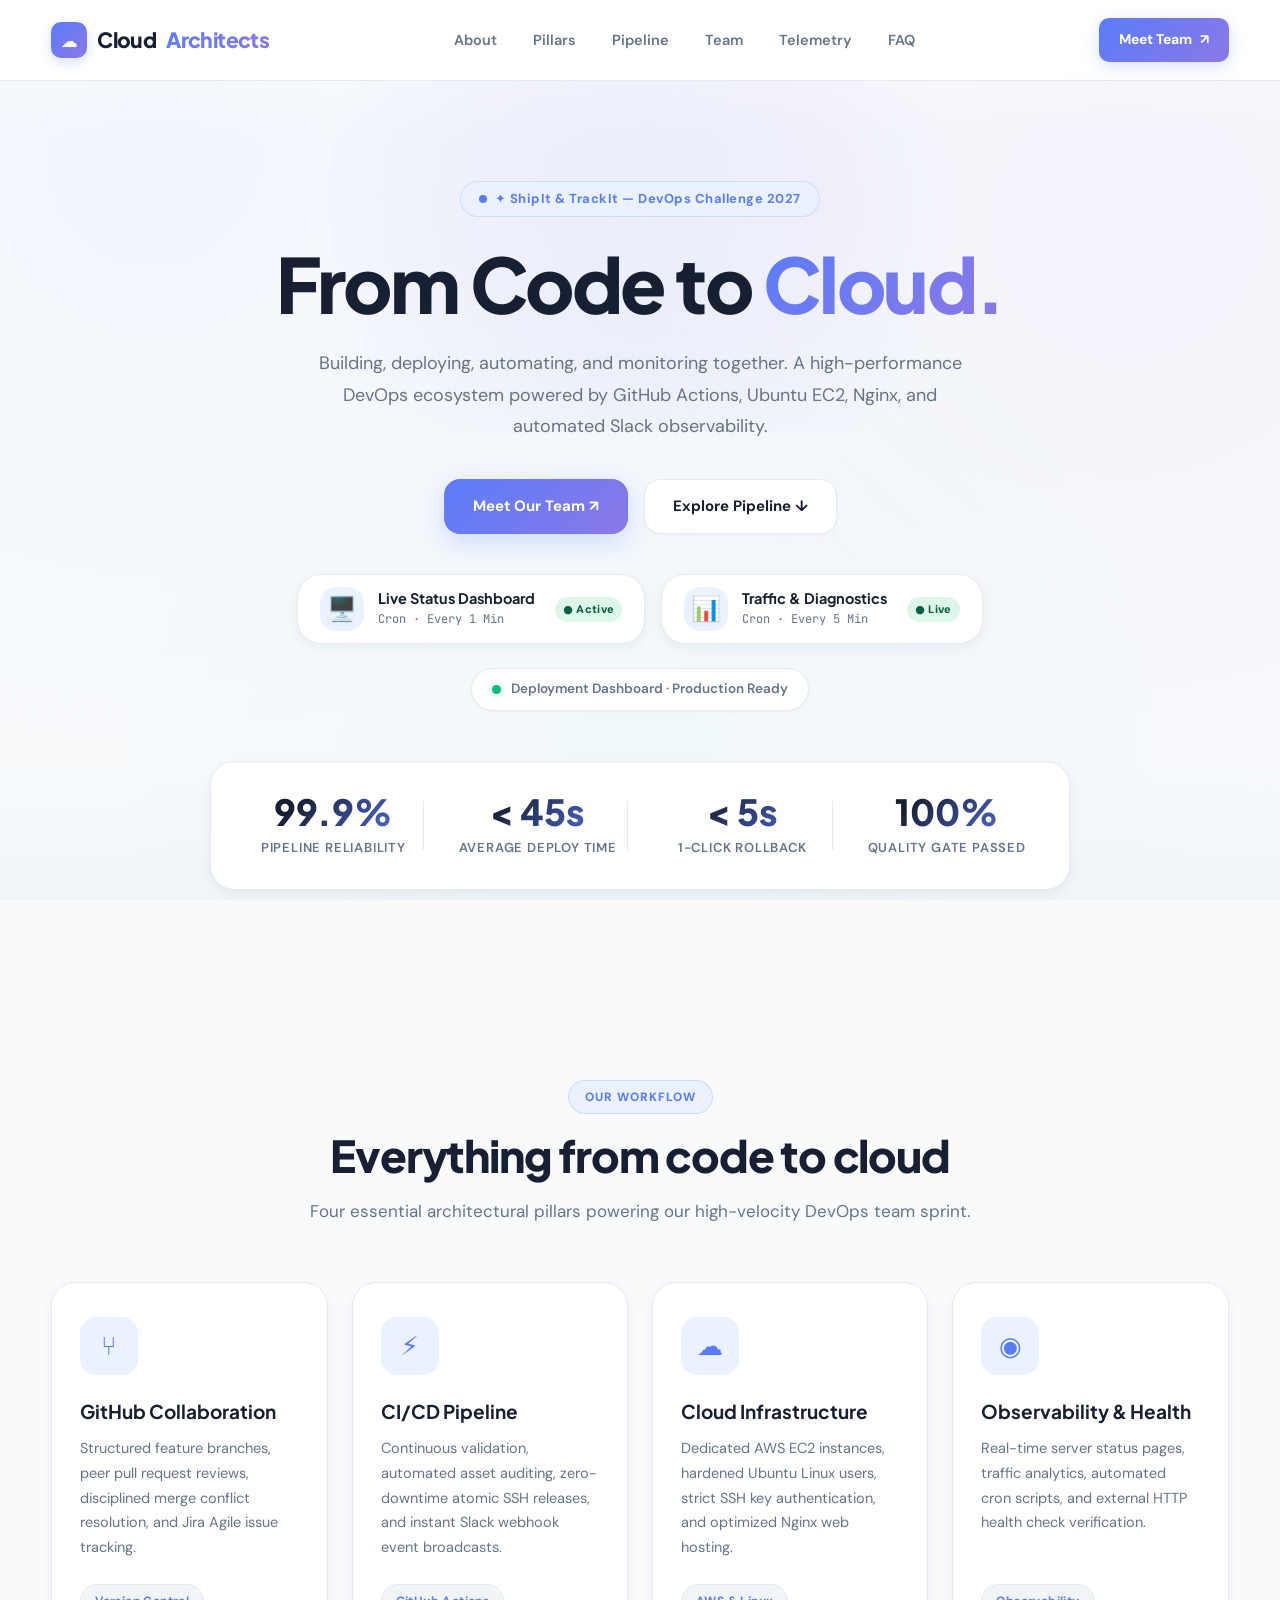
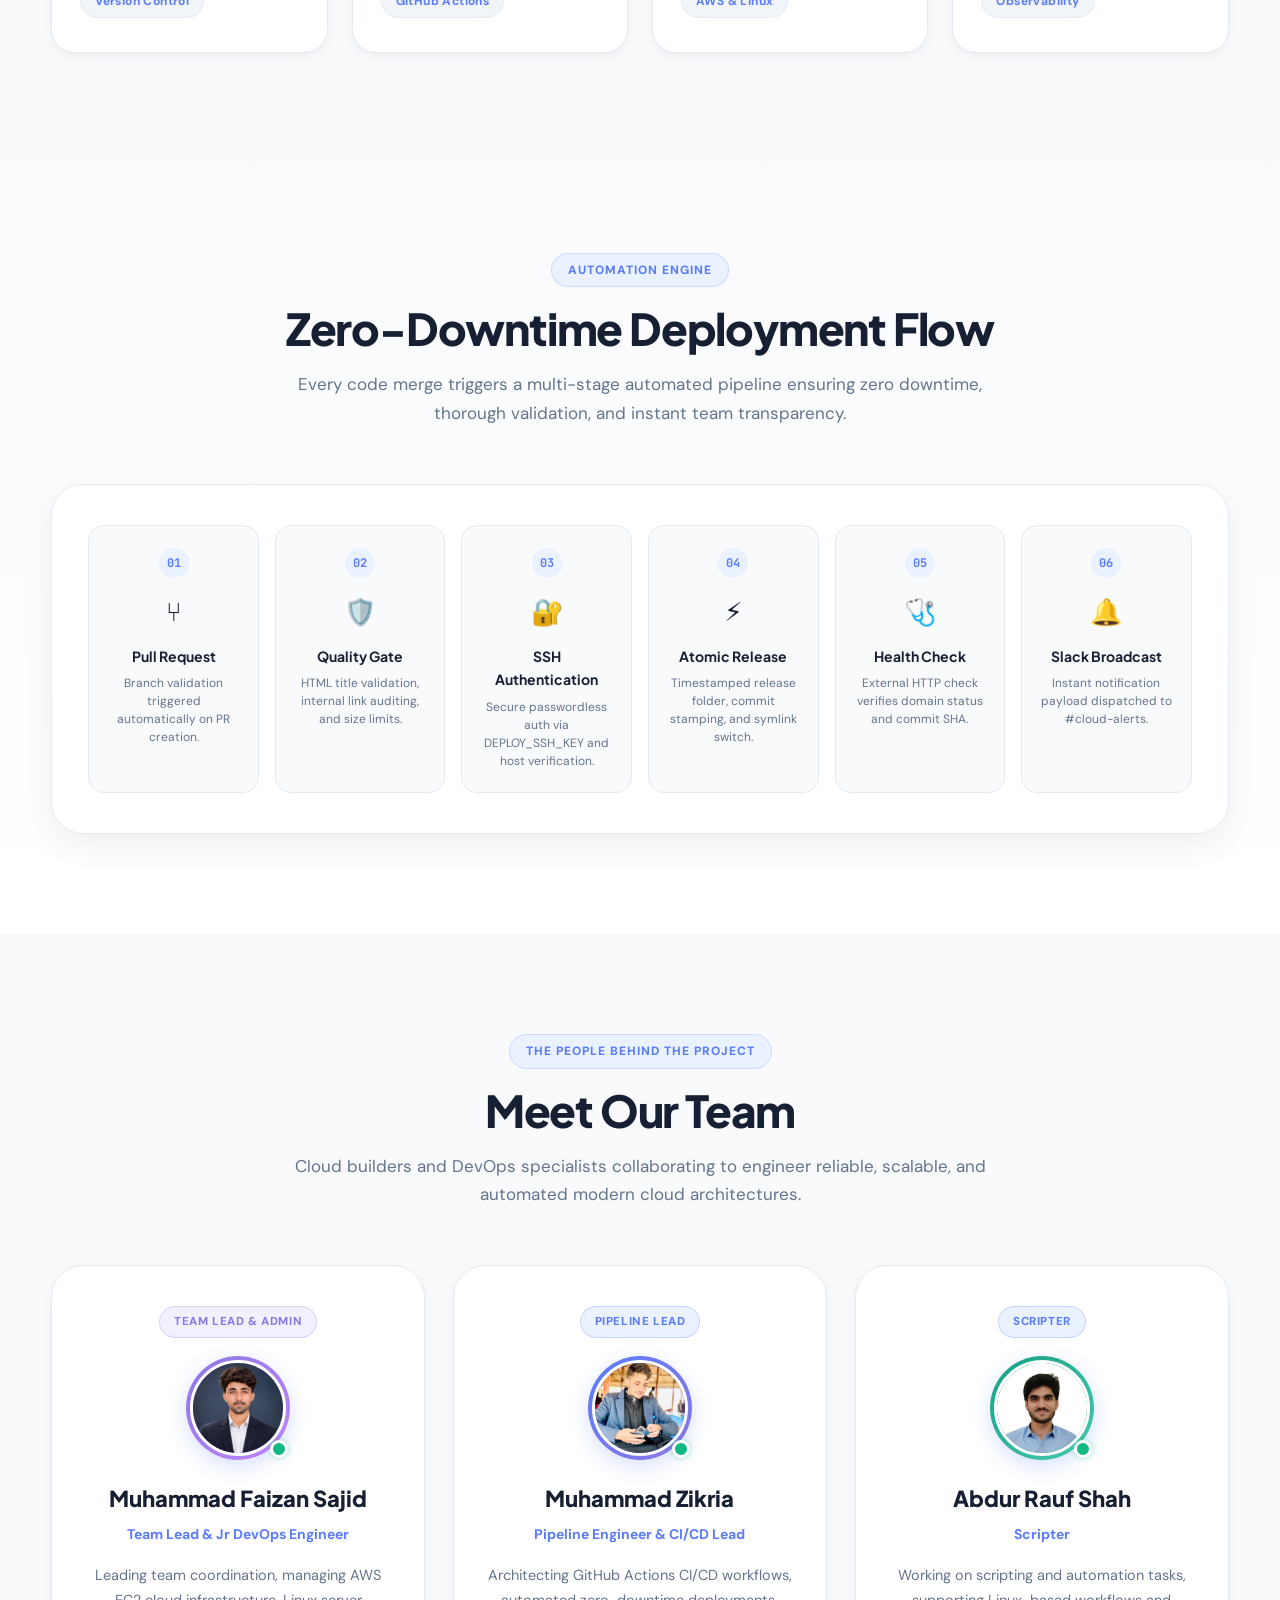
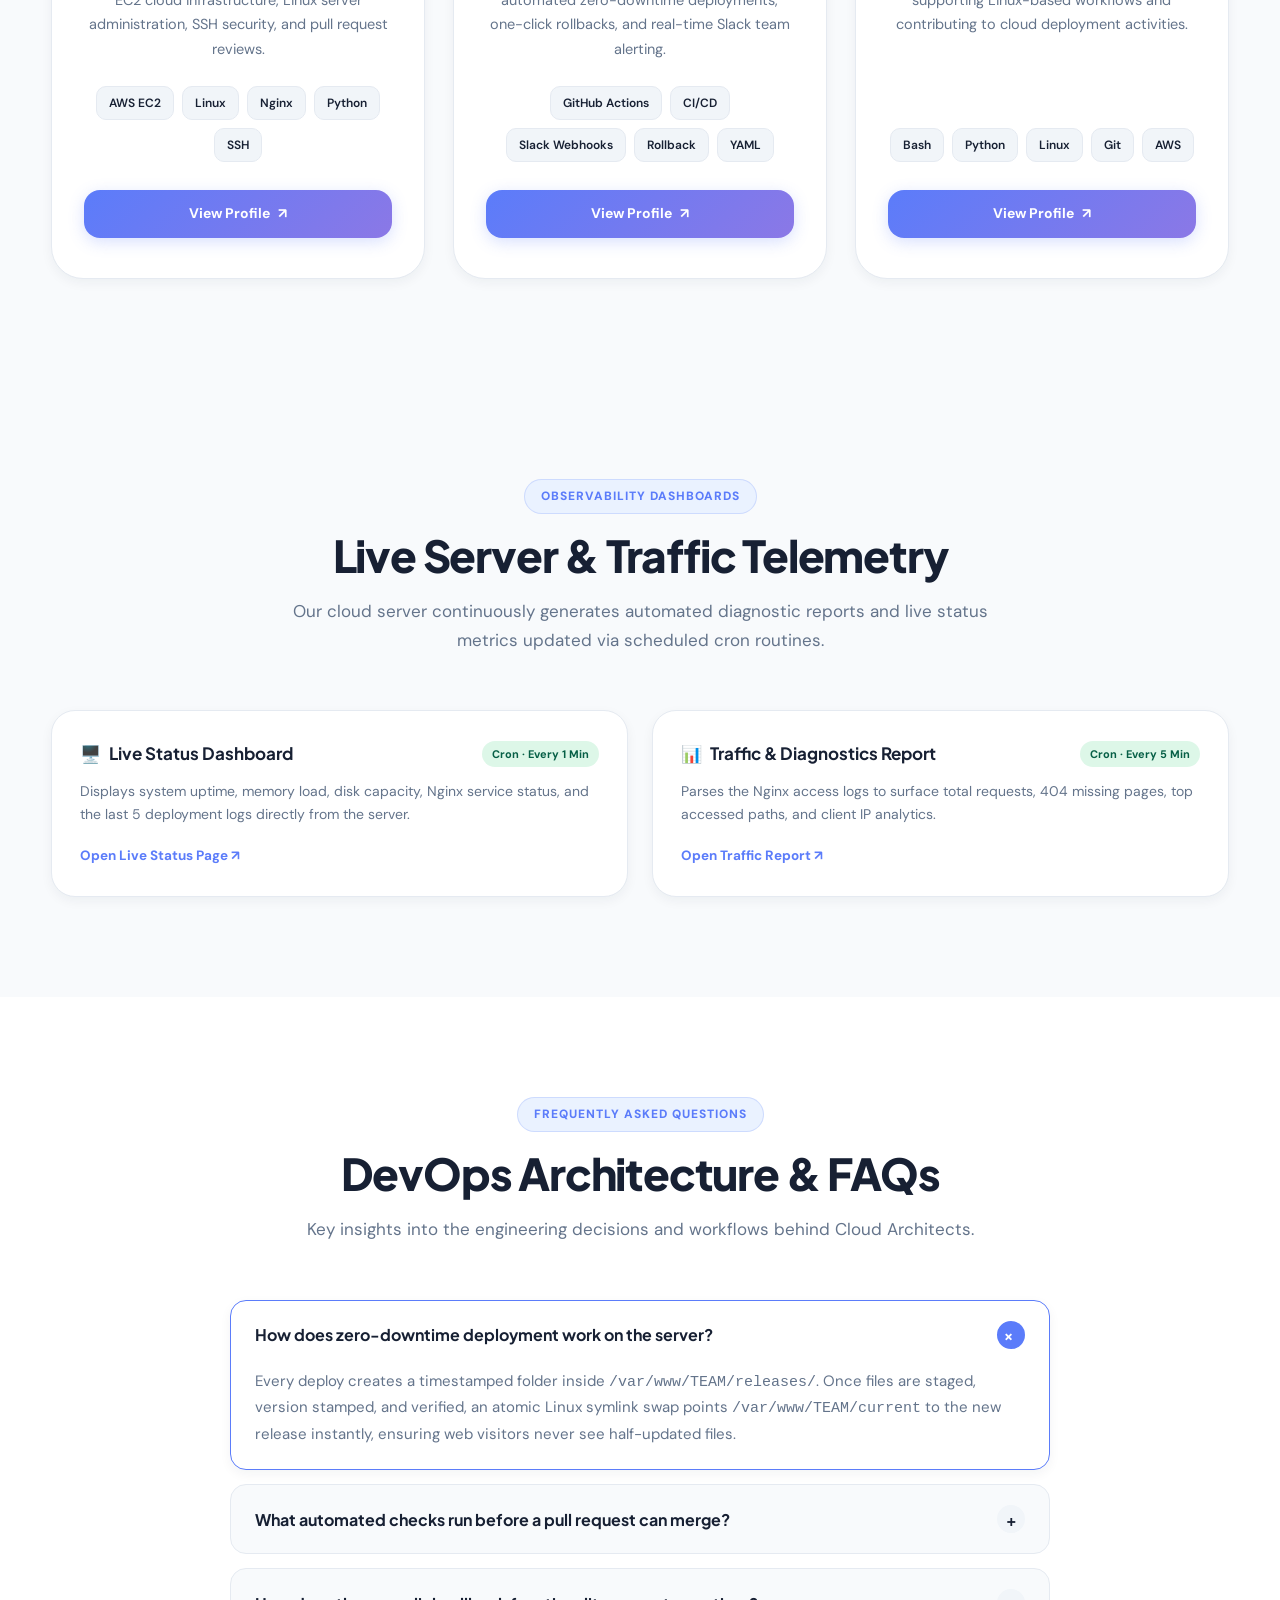
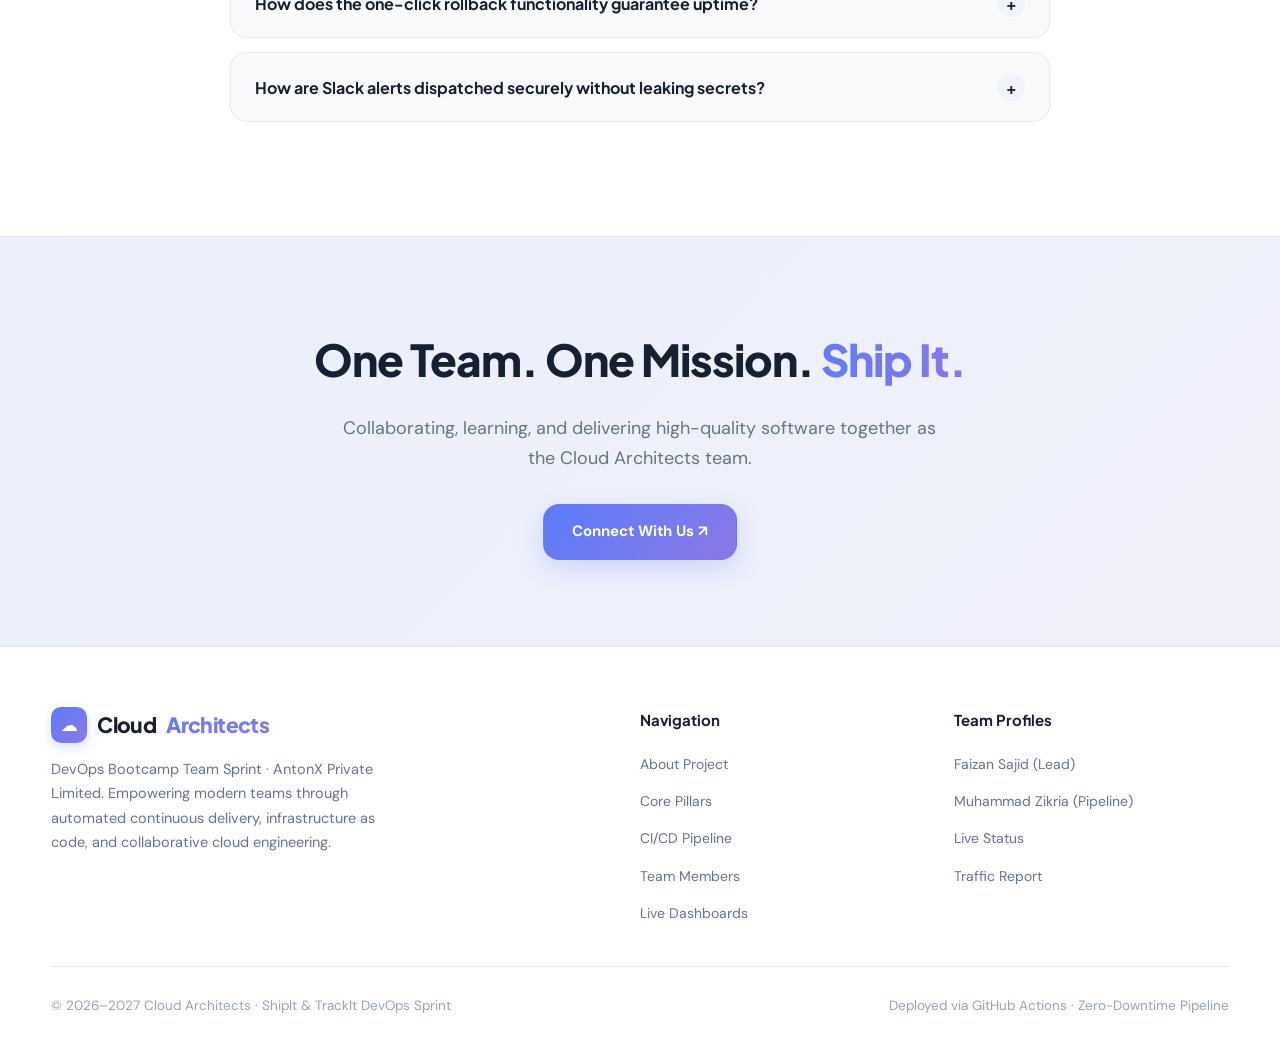
<file: site/index.html>
<!-- Deployment: __VERSION__ -->
<!DOCTYPE html>
<html lang="en">

<head>
  <meta charset="UTF-8">
  <meta name="viewport" content="width=device-width, initial-scale=1.0">
  <meta name="description"
    content="Cloud Architects - ShipIt & TrackIt DevOps Team Challenge 2027. Modern CI/CD automation, cloud infrastructure, and zero-downtime deployments.">
  <title>Cloud Architects | From Code to Cloud</title>
  <link rel="stylesheet" href="style.css">
</head>

<body>

  <!-- Navigation Bar -->
  <header class="navbar" id="navbar">
    <div class="container nav-content">
      <a href="index.html" class="logo" aria-label="Cloud Architects Home">
        <span class="logo-badge">☁</span>
        Cloud <span class="logo-highlight">Architects</span>
      </a>

      <nav class="nav-links" aria-label="Main navigation">
        <a href="#about">About</a>
        <a href="#features">Pillars</a>
        <a href="#pipeline">Pipeline</a>
        <a href="#team">Team</a>
        <a href="#monitoring">Telemetry</a>
        <a href="#faq">FAQ</a>
      </nav>

      <div class="nav-actions">
        <a href="#team" class="nav-cta">
          <span>Meet Team</span> ↗
        </a>
      </div>

      <button class="mobile-toggle" id="mobileToggle" aria-label="Toggle navigation menu" aria-expanded="false">
        <span></span>
        <span></span>
        <span></span>
      </button>
    </div>

    <!-- Mobile Drawer -->
    <div class="mobile-drawer" id="mobileDrawer" style="display: none;">
      <a href="#about" class="mobile-link">About</a>
      <a href="#features" class="mobile-link">Pillars</a>
      <a href="#pipeline" class="mobile-link">Pipeline</a>
      <a href="#team" class="mobile-link">Team</a>
      <a href="#monitoring" class="mobile-link">Telemetry</a>
      <a href="#faq" class="mobile-link">FAQ</a>
    </div>
  </header>

  <main>

    <!-- Hero Section -->
    <section class="hero" id="about">
      <div class="container hero-content">

        <div class="eyebrow">
          <span class="pulse-dot"></span>
          ✦ ShipIt &amp; TrackIt — DevOps Challenge 2027
        </div>

        <h1>
          From Code to
          <span class="gradient-text">Cloud.</span>
        </h1>

        <p class="hero-description">
          Building, deploying, automating, and monitoring together.
          A high-performance DevOps ecosystem powered by GitHub Actions,
          Ubuntu EC2, Nginx, and automated Slack observability.
        </p>

        <div class="hero-buttons">
          <a href="#team" class="btn btn-primary">Meet Our Team ↗</a>
          <a href="#pipeline" class="btn btn-secondary">Explore Pipeline ↓</a>
        </div>

        <!-- Hero Telemetry Quick-Access Buttons with Pro Animations -->
        <div class="hero-telemetry-actions">
          <a href="live/status.html" class="hero-telemetry-btn" target="_blank" rel="noopener noreferrer">
            <span class="telemetry-btn-icon">🖥️</span>
            <span class="telemetry-btn-text">
              <span class="telemetry-btn-title">Live Status Dashboard</span>
              <span class="telemetry-btn-sub">Cron · Every 1 Min</span>
            </span>
            <span class="telemetry-btn-badge">● Active</span>
          </a>

          <a href="live/report.html" class="hero-telemetry-btn" target="_blank" rel="noopener noreferrer">
            <span class="telemetry-btn-icon">📊</span>
            <span class="telemetry-btn-text">
              <span class="telemetry-btn-title">Traffic &amp; Diagnostics</span>
              <span class="telemetry-btn-sub">Cron · Every 5 Min</span>
            </span>
            <span class="telemetry-btn-badge">● Live</span>
          </a>
        </div>

        <div class="status-pill" style="margin-top: 24px;">
          <span class="status-dot"></span>
          Deployment Dashboard · Production Ready
        </div>

        <!-- 2027 Statistics Grid -->
        <div class="stats-banner">
          <div class="stat-item">
            <span class="stat-number">99.9%</span>
            <span class="stat-label">Pipeline Reliability</span>
          </div>
          <div class="stat-item">
            <span class="stat-number">&lt; 45s</span>
            <span class="stat-label">Average Deploy Time</span>
          </div>
          <div class="stat-item">
            <span class="stat-number">&lt; 5s</span>
            <span class="stat-label">1-Click Rollback</span>
          </div>
          <div class="stat-item">
            <span class="stat-number">100%</span>
            <span class="stat-label">Quality Gate Passed</span>
          </div>
        </div>

      </div>
    </section>

    <!-- Features / Four Pillars -->
    <section class="features section-padding" id="features">
      <div class="container">

        <div class="section-heading">
          <span class="section-label">OUR WORKFLOW</span>
          <h2>Everything from code to cloud</h2>
          <p>
            Four essential architectural pillars powering our high-velocity DevOps team sprint.
          </p>
        </div>

        <div class="features-grid">

          <article class="feature-card">
            <div class="feature-icon-wrap">⑂</div>
            <h3>GitHub Collaboration</h3>
            <p>
              Structured feature branches, peer pull request reviews,
              disciplined merge conflict resolution, and Jira Agile issue tracking.
            </p>
            <span class="feature-tag">Version Control</span>
          </article>

          <article class="feature-card">
            <div class="feature-icon-wrap">⚡</div>
            <h3>CI/CD Pipeline</h3>
            <p>
              Continuous validation, automated asset auditing, zero-downtime
              atomic SSH releases, and instant Slack webhook event broadcasts.
            </p>
            <span class="feature-tag">GitHub Actions</span>
          </article>

          <article class="feature-card">
            <div class="feature-icon-wrap">☁</div>
            <h3>Cloud Infrastructure</h3>
            <p>
              Dedicated AWS EC2 instances, hardened Ubuntu Linux users,
              strict SSH key authentication, and optimized Nginx web hosting.
            </p>
            <span class="feature-tag">AWS &amp; Linux</span>
          </article>

          <article class="feature-card">
            <div class="feature-icon-wrap">◉</div>
            <h3>Observability &amp; Health</h3>
            <p>
              Real-time server status pages, traffic analytics, automated cron
              scripts, and external HTTP health check verification.
            </p>
            <span class="feature-tag">Observability</span>
          </article>

        </div>
      </div>
    </section>

    <!-- Pipeline Architecture Visualizer -->
    <section class="pipeline-section section-padding" id="pipeline">
      <div class="container">

        <div class="section-heading">
          <span class="section-label">AUTOMATION ENGINE</span>
          <h2>Zero-Downtime Deployment Flow</h2>
          <p>
            Every code merge triggers a multi-stage automated pipeline ensuring zero downtime,
            thorough validation, and instant team transparency.
          </p>
        </div>

        <div class="pipeline-flow-box">
          <div class="pipeline-grid">

            <div class="pipeline-step-card">
              <span class="step-badge">01</span>
              <div class="step-icon">⑂</div>
              <h4>Pull Request</h4>
              <p>Branch validation triggered automatically on PR creation.</p>
            </div>

            <div class="pipeline-step-card">
              <span class="step-badge">02</span>
              <div class="step-icon">🛡️</div>
              <h4>Quality Gate</h4>
              <p>HTML title validation, internal link auditing, and size limits.</p>
            </div>

            <div class="pipeline-step-card">
              <span class="step-badge">03</span>
              <div class="step-icon">🔐</div>
              <h4>SSH Authentication</h4>
              <p>Secure passwordless auth via DEPLOY_SSH_KEY and host verification.</p>
            </div>

            <div class="pipeline-step-card">
              <span class="step-badge">04</span>
              <div class="step-icon">⚡</div>
              <h4>Atomic Release</h4>
              <p>Timestamped release folder, commit stamping, and symlink switch.</p>
            </div>

            <div class="pipeline-step-card">
              <span class="step-badge">05</span>
              <div class="step-icon">🩺</div>
              <h4>Health Check</h4>
              <p>External HTTP check verifies domain status and commit SHA.</p>
            </div>

            <div class="pipeline-step-card">
              <span class="step-badge">06</span>
              <div class="step-icon">🔔</div>
              <h4>Slack Broadcast</h4>
              <p>Instant notification payload dispatched to #cloud-alerts.</p>
            </div>

          </div>
        </div>

      </div>
    </section>

    <!-- Team Section -->
    <section class="team-section section-padding" id="team">
      <div class="container">

        <div class="section-heading">
          <span class="section-label">THE PEOPLE BEHIND THE PROJECT</span>
          <h2>Meet Our Team</h2>
          <p>
            Cloud builders and DevOps specialists collaborating to engineer reliable,
            scalable, and automated modern cloud architectures.
          </p>
        </div>

        <div class="team-grid">

          <!-- Faizan -->
          <article class="member-card">
            <span class="member-badge-tag badge-lead">Team Lead &amp; Admin</span>
            <div class="member-photo-frame">
              <div class="member-photo-ring" style="background: linear-gradient(135deg, #8B78E6, #C084FC);">
                <img src="images/faizan.jpg" alt="Muhammad Faizan Sajid" class="member-photo-img" loading="lazy">
              </div>
              <span class="member-photo-status" title="Active"></span>
            </div>
            <h3>Muhammad Faizan Sajid</h3>
            <p class="member-role">Team Lead &amp; Jr DevOps Engineer</p>

            <p class="member-description">
              Leading team coordination, managing AWS EC2 cloud infrastructure,
              Linux server administration, SSH security, and pull request reviews.
            </p>

            <div class="member-skills">
              <span>AWS EC2</span>
              <span>Linux</span>
              <span>Nginx</span>
              <span>Python</span>
              <span>SSH</span>
            </div>

            <a href="members/faizan.html" class="profile-link">
              View Profile <span>↗</span>
            </a>
          </article>

          <!-- Muhammad Zikria -->
          <article class="member-card">
            <span class="member-badge-tag badge-pipeline">Pipeline Lead</span>
            <div class="member-photo-frame">
              <div class="member-photo-ring" style="background: linear-gradient(135deg, #5B7CFA, #8B78E6);">
                <img src="images/zikria.jpg" alt="Muhammad Zikria" class="member-photo-img" loading="lazy">
              </div>
              <span class="member-photo-status" title="Active"></span>
            </div>
            <h3>Muhammad Zikria</h3>
            <p class="member-role">Pipeline Engineer &amp; CI/CD Lead</p>

            <p class="member-description">
              Architecting GitHub Actions CI/CD workflows, automated zero-downtime
              deployments, one-click rollbacks, and real-time Slack team alerting.
            </p>

            <div class="member-skills">
              <span>GitHub Actions</span>
              <span>CI/CD</span>
              <span>Slack Webhooks</span>
              <span>Rollback</span>
              <span>YAML</span>
            </div>

            <a href="members/zikria.html" class="profile-link">
              View Profile <span>↗</span>
            </a>
          </article>
                         <!-- Abdur Rauf Shah -->
          <article class="member-card">
            <span class="member-badge-tag badge-pipeline">Scripter</span>
            <div class="member-photo-frame">
              <div class="member-photo-ring" style="background: linear-gradient(135deg, #16A085, #48C9B0);">
                <img src="images/abdur-rauf.jpg" alt="Abdur Rauf Shah" class="member-photo-img" loading="lazy">
              </div>
              <span class="member-photo-status" title="Active"></span>
            </div>

            <h3>Abdur Rauf Shah</h3>
            <p class="member-role">Scripter</p>

            <p class="member-description">
              Working on scripting and automation tasks, supporting Linux-based
              workflows and contributing to cloud deployment activities.
            </p>

            <div class="member-skills">
              <span>Bash</span>
              <span>Python</span>
              <span>Linux</span>
              <span>Git</span>
              <span>AWS</span>
            </div>

            <a href="members/abdur-rauf.html" class="profile-link">
              View Profile <span>↗</span>
            </a>
          </article>
        </div>
      </div>
    </section>

    <!-- Live Telemetry & Monitoring Endpoints -->
    <section class="section-padding" id="monitoring">
      <div class="container">

        <div class="section-heading">
          <span class="section-label">OBSERVABILITY DASHBOARDS</span>
          <h2>Live Server &amp; Traffic Telemetry</h2>
          <p>
            Our cloud server continuously generates automated diagnostic reports
            and live status metrics updated via scheduled cron routines.
          </p>
        </div>

        <div class="server-endpoints-grid">

          <div class="endpoint-card">
            <div class="endpoint-header">
              <div class="endpoint-title">
                <span>🖥️</span> Live Status Dashboard
              </div>
              <span class="endpoint-badge">Cron · Every 1 Min</span>
            </div>
            <p>
              Displays system uptime, memory load, disk capacity, Nginx service status,
              and the last 5 deployment logs directly from the server.
            </p>
            <a href="live/status.html" class="endpoint-link" target="_blank" rel="noopener noreferrer">
              Open Live Status Page ↗
            </a>
          </div>

          <div class="endpoint-card">
            <div class="endpoint-header">
              <div class="endpoint-title">
                <span>📊</span> Traffic &amp; Diagnostics Report
              </div>
              <span class="endpoint-badge">Cron · Every 5 Min</span>
            </div>
            <p>
              Parses the Nginx access logs to surface total requests, 404 missing pages,
              top accessed paths, and client IP analytics.
            </p>
            <a href="live/report.html" class="endpoint-link" target="_blank" rel="noopener noreferrer">
              Open Traffic Report ↗
            </a>
          </div>

        </div>

      </div>
    </section>

    <!-- FAQ Accordion Section -->
    <section class="faq-section section-padding" id="faq">
      <div class="container">

        <div class="section-heading">
          <span class="section-label">FREQUENTLY ASKED QUESTIONS</span>
          <h2>DevOps Architecture &amp; FAQs</h2>
          <p>
            Key insights into the engineering decisions and workflows behind Cloud Architects.
          </p>
        </div>

        <div class="faq-container">

          <div class="faq-item active">
            <button class="faq-question" type="button" aria-expanded="true">
              <span>How does zero-downtime deployment work on the server?</span>
              <span class="faq-icon">+</span>
            </button>
            <div class="faq-answer" style="max-height: 200px;">
              <div class="faq-answer-inner">
                Every deploy creates a timestamped folder inside <code>/var/www/TEAM/releases/</code>.
                Once files are staged, version stamped, and verified, an atomic Linux symlink swap points
                <code>/var/www/TEAM/current</code> to the new release instantly, ensuring web visitors never see
                half-updated files.
              </div>
            </div>
          </div>

          <div class="faq-item">
            <button class="faq-question" type="button" aria-expanded="false">
              <span>What automated checks run before a pull request can merge?</span>
              <span class="faq-icon">+</span>
            </button>
            <div class="faq-answer">
              <div class="faq-answer-inner">
                Our <code>check.yml</code> workflow runs <code>check-site.sh</code> on an Ubuntu runner.
                It audits every HTML file for mandatory <code>&lt;title&gt;</code> tags, verifies that all internal
                <code>href</code> and <code>src</code> links point to real files, and ensures no asset exceeds the 1MB
                limit.
              </div>
            </div>
          </div>

          <div class="faq-item">
            <button class="faq-question" type="button" aria-expanded="false">
              <span>How does the one-click rollback functionality guarantee uptime?</span>
              <span class="faq-icon">+</span>
            </button>
            <div class="faq-answer">
              <div class="faq-answer-inner">
                If an incident occurs, the Pipeline Engineer triggers <code>rollback.yml</code> directly from GitHub
                Actions.
                The script inspects <code>deploys.log</code>, identifies the previous stable release, re-points the
                <code>current</code> symlink in under 5 seconds, and notifies the team via Slack.
              </div>
            </div>
          </div>

          <div class="faq-item">
            <button class="faq-question" type="button" aria-expanded="false">
              <span>How are Slack alerts dispatched securely without leaking secrets?</span>
              <span class="faq-icon">+</span>
            </button>
            <div class="faq-answer">
              <div class="faq-answer-inner">
                The Slack webhook URL is kept exclusively as a secured GitHub Actions secret
                (<code>SLACK_WEBHOOK_URL</code>)
                and never committed to the Git repository. The runner posts rich JSON payloads with commit hashes,
                author IDs,
                and status badges directly to the <code>#cloud-alerts</code> channel.
              </div>
            </div>
          </div>

        </div>

      </div>
    </section>

    <!-- Closing section -->
    <section class="closing-section">
      <div class="container">
        <h2>One Team. One Mission. <span class="gradient-text">Ship It.</span></h2>
        <p>
          Collaborating, learning, and delivering high-quality software together
          as the Cloud Architects team.
        </p>
        <a href="#team" class="btn btn-primary">Connect With Us ↗</a>
      </div>
    </section>

  </main>

  <!-- Footer -->
  <footer class="footer">
    <div class="container">
      <div class="footer-grid">

        <div class="footer-brand">
          <a href="index.html" class="logo">
            <span class="logo-badge">☁</span>
            Cloud <span class="logo-highlight">Architects</span>
          </a>
          <p>
            DevOps Bootcamp Team Sprint · AntonX Private Limited.
            Empowering modern teams through automated continuous delivery,
            infrastructure as code, and collaborative cloud engineering.
          </p>
        </div>

        <div class="footer-col">
          <h4>Navigation</h4>
          <ul>
            <li><a href="#about">About Project</a></li>
            <li><a href="#features">Core Pillars</a></li>
            <li><a href="#pipeline">CI/CD Pipeline</a></li>
            <li><a href="#team">Team Members</a></li>
            <li><a href="#monitoring">Live Dashboards</a></li>
          </ul>
        </div>

        <div class="footer-col">
          <h4>Team Profiles</h4>
          <ul>
            <li><a href="members/faizan.html">Faizan Sajid (Lead)</a></li>
            <li><a href="members/zikria.html">Muhammad Zikria (Pipeline)</a></li>
            <li><a href="live/status.html" target="_blank" rel="noopener noreferrer">Live Status</a></li>
            <li><a href="live/report.html" target="_blank" rel="noopener noreferrer">Traffic Report</a></li>
          </ul>
        </div>

      </div>

      <div class="footer-bottom">
        <p>© 2026–2027 Cloud Architects · ShipIt &amp; TrackIt DevOps Sprint</p>
        <p>Deployed via GitHub Actions · Zero-Downtime Pipeline</p>
      </div>
    </div>
  </footer>

  <!-- Back to Top Button -->
  <button class="back-to-top" id="backToTop" aria-label="Back to top">
    ↑
  </button>

  <!-- Interactive Enhancements Script -->
  <script>
    // Sticky Navbar & Back-to-Top behavior
    const navbar = document.getElementById('navbar');
    const backToTop = document.getElementById('backToTop');

    window.addEventListener('scroll', () => {
      const scrollY = window.scrollY;
      if (scrollY > 50) {
        navbar.classList.add('scrolled');
      } else {
        navbar.classList.remove('scrolled');
      }

      if (scrollY > 300) {
        backToTop.classList.add('visible');
      } else {
        backToTop.classList.remove('visible');
      }
    });

    backToTop.addEventListener('click', () => {
      window.scrollTo({ top: 0, behavior: 'smooth' });
    });

    // Mobile Navigation Drawer Toggle
    const mobileToggle = document.getElementById('mobileToggle');
    const mobileDrawer = document.getElementById('mobileDrawer');

    if (mobileToggle && mobileDrawer) {
      mobileToggle.addEventListener('click', () => {
        const isOpen = mobileToggle.classList.toggle('open');
        mobileToggle.setAttribute('aria-expanded', isOpen);
        mobileDrawer.style.display = isOpen ? 'flex' : 'none';
      });

      document.querySelectorAll('.mobile-link').forEach(link => {
        link.addEventListener('click', () => {
          mobileToggle.classList.remove('open');
          mobileToggle.setAttribute('aria-expanded', 'false');
          mobileDrawer.style.display = 'none';
        });
      });
    }

    // FAQ Accordion Toggle
    document.querySelectorAll('.faq-question').forEach(button => {
      button.addEventListener('click', () => {
        const item = button.parentElement;
        const answer = button.nextElementSibling;
        const isActive = item.classList.contains('active');

        // Close all items
        document.querySelectorAll('.faq-item').forEach(otherItem => {
          otherItem.classList.remove('active');
          const otherBtn = otherItem.querySelector('.faq-question');
          if (otherBtn) otherBtn.setAttribute('aria-expanded', 'false');
          const otherAns = otherItem.querySelector('.faq-answer');
          if (otherAns) otherAns.style.maxHeight = null;
        });

        // Open clicked if not previously open
        if (!isActive) {
          item.classList.add('active');
          button.setAttribute('aria-expanded', 'true');
          answer.style.maxHeight = answer.scrollHeight + 30 + 'px';
        }
      });
    });
  </script>

</body>

</html>
</file>
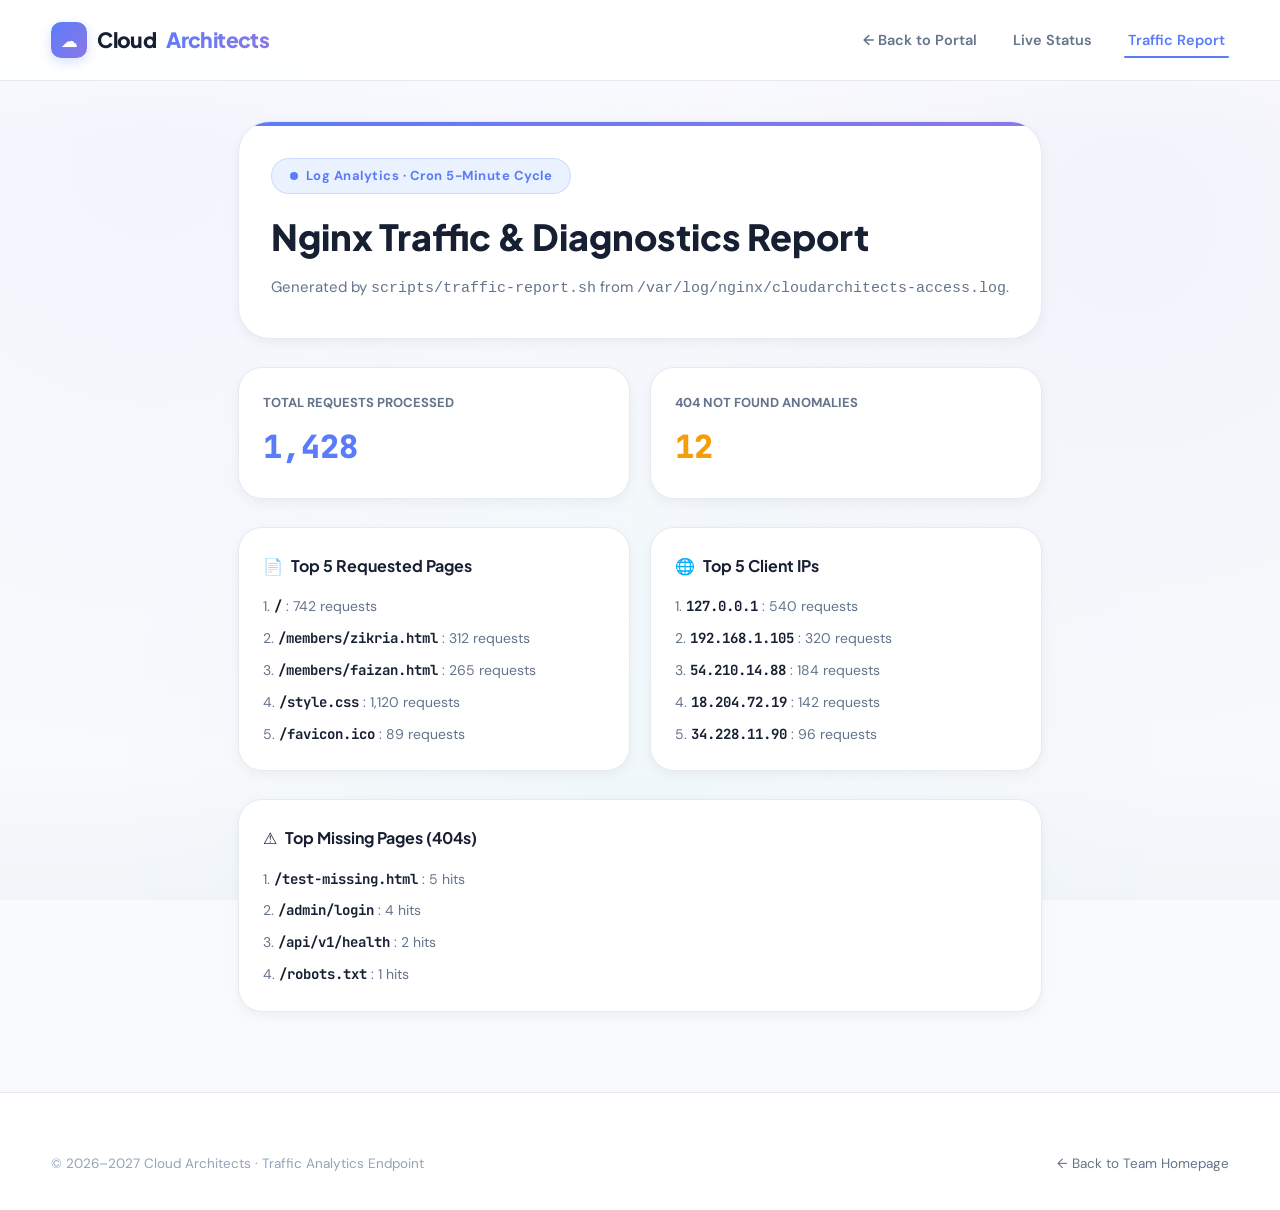
<file: site/live/report.html>
<!-- Deployment: __VERSION__ -->
<!DOCTYPE html>
<html lang="en">

<head>
  <meta charset="UTF-8">
  <meta http-equiv="refresh" content="300">
  <meta name="viewport" content="width=device-width, initial-scale=1.0">
  <meta name="description" content="Cloud Architects - Real-time Nginx Traffic & Diagnostics Report.">
  <title>Cloud Architects - Traffic Report</title>
  <link rel="stylesheet" href="../style.css">

  <style>
    .report-page-wrap {
      max-width: 980px;
      margin: 40px auto 80px;
      padding: 0 20px;
    }

    .report-header-card {
      background: var(--surface);
      border: 1px solid var(--border);
      border-radius: var(--radius-xl);
      padding: 36px 32px;
      box-shadow: var(--shadow-sm);
      margin-bottom: 28px;
      position: relative;
      overflow: hidden;
    }

    .report-header-card::before {
      content: '';
      position: absolute;
      top: 0;
      left: 0;
      right: 0;
      height: 4px;
      background: linear-gradient(90deg, var(--primary), var(--secondary));
    }

    .report-grid-2 {
      display: grid;
      grid-template-columns: repeat(2, 1fr);
      gap: 20px;
      margin-bottom: 28px;
    }

    .report-box {
      background: var(--surface);
      border: 1px solid var(--border);
      border-radius: var(--radius-lg);
      padding: 24px;
      box-shadow: var(--shadow-sm);
    }

    .report-box h3 {
      font-family: var(--font-heading);
      font-size: 16px;
      font-weight: 700;
      color: var(--text);
      margin-bottom: 16px;
      display: flex;
      align-items: center;
      gap: 8px;
    }

    .report-list {
      list-style-position: inside;
      color: var(--text-muted);
      font-size: 14px;
      display: flex;
      flex-direction: column;
      gap: 8px;
    }

    .report-list li span {
      font-family: var(--font-mono);
      font-weight: 700;
      color: var(--text);
    }

    @media (max-width: 768px) {
      .report-grid-2 {
        grid-template-columns: 1fr;
      }
    }
  </style>
</head>

<body>

  <!-- Navigation Bar -->
  <header class="navbar">
    <div class="container nav-content">
      <a href="../index.html" class="logo">
        <span class="logo-badge">☁</span>
        Cloud <span class="logo-highlight">Architects</span>
      </a>

      <nav class="nav-links">
        <a href="../index.html">← Back to Portal</a>
        <a href="status.html">Live Status</a>
        <a href="report.html" class="active">Traffic Report</a>
      </nav>
    </div>
  </header>

  <main class="report-page-wrap">

    <div class="report-header-card">
      <div class="eyebrow" style="margin-bottom: 12px;">
        <span class="pulse-dot"></span> Log Analytics · Cron 5-Minute Cycle
      </div>
      <h1 style="font-family: var(--font-heading); font-size: clamp(28px, 4vw, 36px); font-weight: 800; margin-bottom: 8px;">
        Nginx Traffic &amp; Diagnostics Report
      </h1>
      <p style="color: var(--text-muted); font-size: 15px;">
        Generated by <code>scripts/traffic-report.sh</code> from <code>/var/log/nginx/cloudarchitects-access.log</code>.
      </p>
    </div>

    <div class="report-grid-2">
      <div class="report-box">
        <div style="font-size: 13px; font-weight: 700; color: var(--text-muted); text-transform: uppercase;">Total Requests Processed</div>
        <div style="font-family: var(--font-mono); font-size: 32px; font-weight: 800; color: var(--primary); margin-top: 6px;">1,428</div>
      </div>

      <div class="report-box">
        <div style="font-size: 13px; font-weight: 700; color: var(--text-muted); text-transform: uppercase;">404 Not Found Anomalies</div>
        <div style="font-family: var(--font-mono); font-size: 32px; font-weight: 800; color: var(--warning); margin-top: 6px;">12</div>
      </div>
    </div>

    <div class="report-grid-2">
      <div class="report-box">
        <h3><span>📄</span> Top 5 Requested Pages</h3>
        <ol class="report-list">
          <li><span>/</span> : 742 requests</li>
          <li><span>/members/zikria.html</span> : 312 requests</li>
          <li><span>/members/faizan.html</span> : 265 requests</li>
          <li><span>/style.css</span> : 1,120 requests</li>
          <li><span>/favicon.ico</span> : 89 requests</li>
        </ol>
      </div>

      <div class="report-box">
        <h3><span>🌐</span> Top 5 Client IPs</h3>
        <ol class="report-list">
          <li><span>127.0.0.1</span> : 540 requests</li>
          <li><span>192.168.1.105</span> : 320 requests</li>
          <li><span>54.210.14.88</span> : 184 requests</li>
          <li><span>18.204.72.19</span> : 142 requests</li>
          <li><span>34.228.11.90</span> : 96 requests</li>
        </ol>
      </div>
    </div>

    <div class="report-box">
      <h3><span>⚠️</span> Top Missing Pages (404s)</h3>
      <ol class="report-list">
        <li><span>/test-missing.html</span> : 5 hits</li>
        <li><span>/admin/login</span> : 4 hits</li>
        <li><span>/api/v1/health</span> : 2 hits</li>
        <li><span>/robots.txt</span> : 1 hits</li>
      </ol>
    </div>

  </main>

  <footer class="footer">
    <div class="container">
      <div class="footer-bottom" style="border-top: none; padding-top: 0;">
        <p>© 2026–2027 Cloud Architects · Traffic Analytics Endpoint</p>
        <p><a href="../index.html" style="color: var(--text-muted);">← Back to Team Homepage</a></p>
      </div>
    </div>
  </footer>

</body>

</html>
</file>
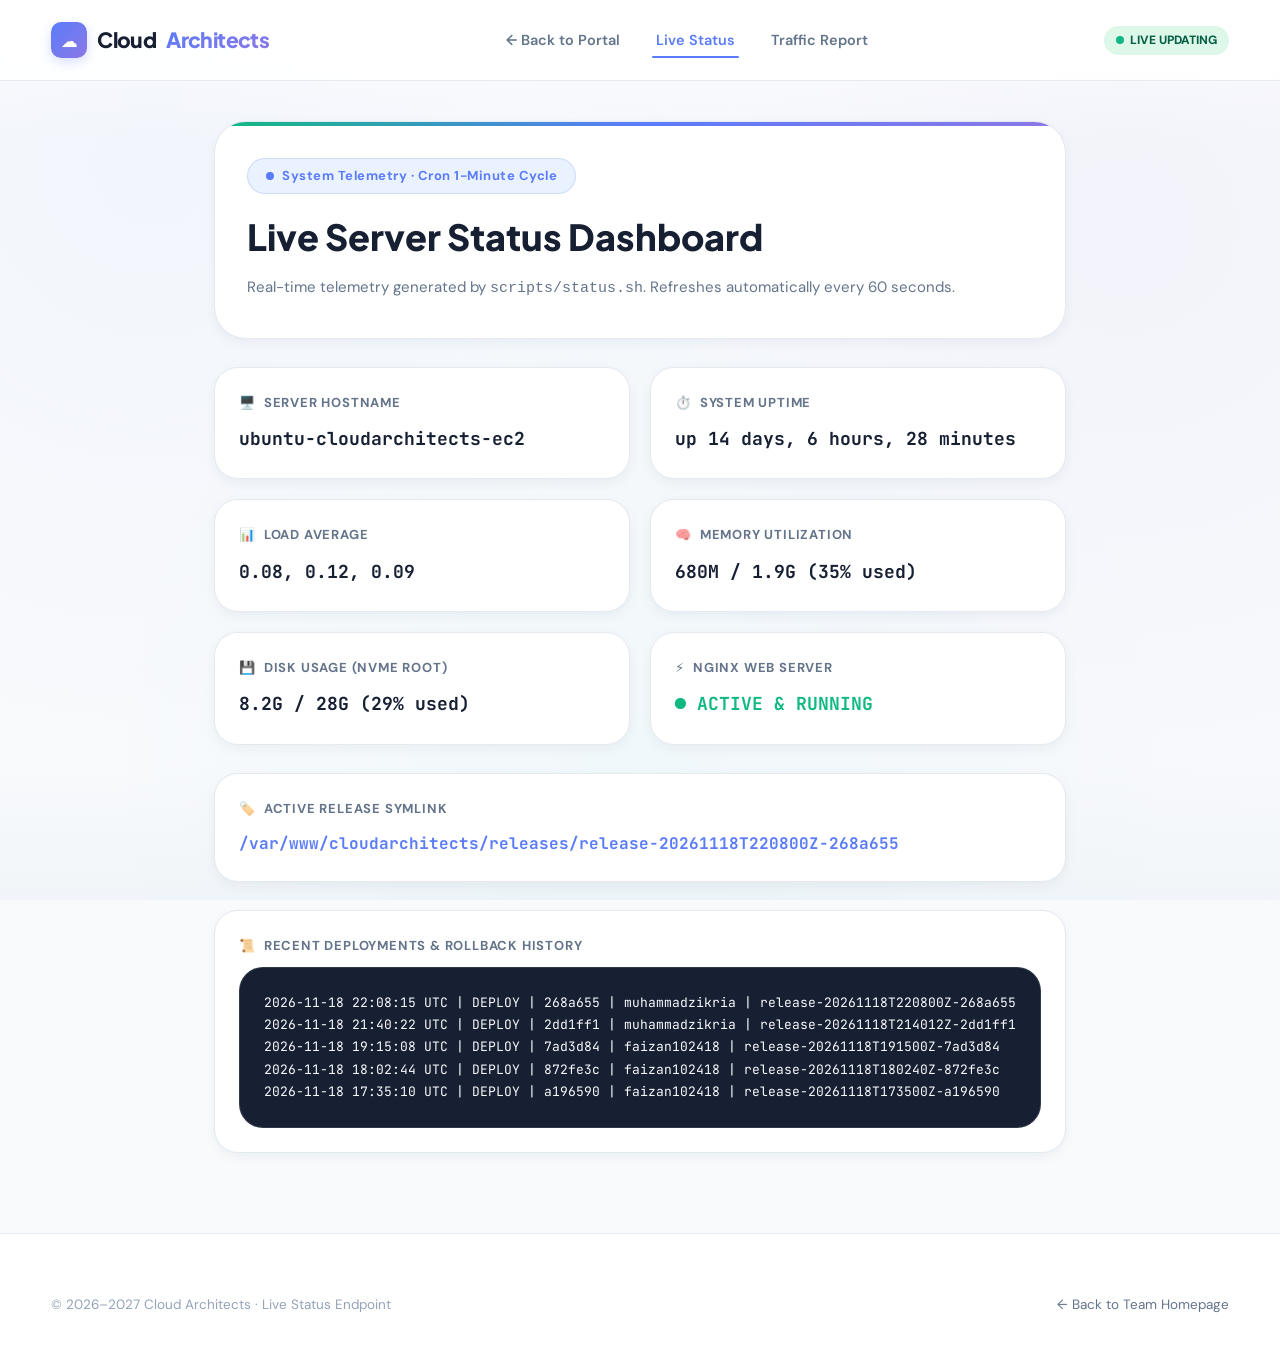
<file: site/live/status.html>
<!-- Deployment: __VERSION__ -->
<!DOCTYPE html>
<html lang="en">

<head>
  <meta charset="UTF-8">
  <meta http-equiv="refresh" content="60">
  <meta name="viewport" content="width=device-width, initial-scale=1.0">
  <meta name="description" content="Cloud Architects - Real-time Server Health, Nginx Status, and Deployment Telemetry.">
  <title>Cloud Architects - Live Server Status</title>
  <link rel="stylesheet" href="../style.css">

  <style>
    .status-page-wrap {
      max-width: 980px;
      margin: 40px auto 80px;
      padding: 0 20px;
    }

    .status-header-card {
      background: var(--surface);
      border: 1px solid var(--border);
      border-radius: var(--radius-xl);
      padding: 36px 32px;
      box-shadow: var(--shadow-sm);
      margin-bottom: 28px;
      position: relative;
      overflow: hidden;
    }

    .status-header-card::before {
      content: '';
      position: absolute;
      top: 0;
      left: 0;
      right: 0;
      height: 4px;
      background: linear-gradient(90deg, var(--success), var(--primary), var(--secondary));
    }

    .status-grid-2 {
      display: grid;
      grid-template-columns: repeat(2, 1fr);
      gap: 20px;
      margin-bottom: 28px;
    }

    .metric-box {
      background: var(--surface);
      border: 1px solid var(--border);
      border-radius: var(--radius-lg);
      padding: 24px;
      box-shadow: var(--shadow-sm);
    }

    .metric-box-title {
      font-size: 13px;
      font-weight: 700;
      text-transform: uppercase;
      letter-spacing: 0.8px;
      color: var(--text-muted);
      margin-bottom: 10px;
      display: flex;
      align-items: center;
      gap: 8px;
    }

    .metric-box-val {
      font-family: var(--font-mono);
      font-size: 18px;
      font-weight: 700;
      color: var(--text);
    }

    .status-badge-ok {
      display: inline-flex;
      align-items: center;
      gap: 6px;
      padding: 4px 12px;
      background: var(--success-light);
      color: var(--success-text);
      border-radius: var(--radius-full);
      font-size: 12px;
      font-weight: 800;
    }

    .log-box {
      background: #172033;
      border-radius: var(--radius-lg);
      padding: 24px;
      border: 1px solid rgba(255, 255, 255, 0.1);
      margin-top: 10px;
    }

    .log-box pre {
      font-family: var(--font-mono);
      font-size: 13px;
      color: #F8FAFC;
      line-height: 1.7;
      overflow-x: auto;
      white-space: pre-wrap;
    }

    @media (max-width: 768px) {
      .status-grid-2 {
        grid-template-columns: 1fr;
      }
    }
  </style>
</head>

<body>

  <!-- Navigation Bar -->
  <header class="navbar">
    <div class="container nav-content">
      <a href="../index.html" class="logo">
        <span class="logo-badge">☁</span>
        Cloud <span class="logo-highlight">Architects</span>
      </a>

      <nav class="nav-links">
        <a href="../index.html">← Back to Portal</a>
        <a href="status.html" class="active">Live Status</a>
        <a href="report.html">Traffic Report</a>
      </nav>

      <div class="nav-actions">
        <span class="status-badge-ok">
          <span class="pulse-dot" style="background: var(--success);"></span> LIVE UPDATING
        </span>
      </div>
    </div>
  </header>

  <main class="status-page-wrap">

    <div class="status-header-card">
      <div class="eyebrow" style="margin-bottom: 12px;">
        <span class="pulse-dot"></span> System Telemetry · Cron 1-Minute Cycle
      </div>
      <h1 style="font-family: var(--font-heading); font-size: clamp(28px, 4vw, 36px); font-weight: 800; margin-bottom: 8px;">
        Live Server Status Dashboard
      </h1>
      <p style="color: var(--text-muted); font-size: 15px;">
        Real-time telemetry generated by <code>scripts/status.sh</code>. Refreshes automatically every 60 seconds.
      </p>
    </div>

    <div class="status-grid-2">
      <div class="metric-box">
        <div class="metric-box-title"><span>🖥️</span> Server Hostname</div>
        <div class="metric-box-val" id="serverHost">ubuntu-cloudarchitects-ec2</div>
      </div>

      <div class="metric-box">
        <div class="metric-box-title"><span>⏱️</span> System Uptime</div>
        <div class="metric-box-val" id="serverUptime">up 14 days, 6 hours, 28 minutes</div>
      </div>

      <div class="metric-box">
        <div class="metric-box-title"><span>📊</span> Load Average</div>
        <div class="metric-box-val">0.08, 0.12, 0.09</div>
      </div>

      <div class="metric-box">
        <div class="metric-box-title"><span>🧠</span> Memory Utilization</div>
        <div class="metric-box-val">680M / 1.9G (35% used)</div>
      </div>

      <div class="metric-box">
        <div class="metric-box-title"><span>💾</span> Disk Usage (NVMe Root)</div>
        <div class="metric-box-val">8.2G / 28G (29% used)</div>
      </div>

      <div class="metric-box">
        <div class="metric-box-title"><span>⚡</span> Nginx Web Server</div>
        <div class="metric-box-val" style="color: var(--success);">● ACTIVE &amp; RUNNING</div>
      </div>
    </div>

    <div class="metric-box" style="margin-bottom: 28px;">
      <div class="metric-box-title"><span>🏷️</span> Active Release Symlink</div>
      <div class="metric-box-val" style="color: var(--primary); font-size: 16px;">
        /var/www/cloudarchitects/releases/release-20261118T220800Z-268a655
      </div>
    </div>

    <div class="metric-box">
      <div class="metric-box-title"><span>📜</span> Recent Deployments &amp; Rollback History</div>
      <div class="log-box">
        <pre>2026-11-18 22:08:15 UTC | DEPLOY | 268a655 | muhammadzikria | release-20261118T220800Z-268a655
2026-11-18 21:40:22 UTC | DEPLOY | 2dd1ff1 | muhammadzikria | release-20261118T214012Z-2dd1ff1
2026-11-18 19:15:08 UTC | DEPLOY | 7ad3d84 | faizan102418 | release-20261118T191500Z-7ad3d84
2026-11-18 18:02:44 UTC | DEPLOY | 872fe3c | faizan102418 | release-20261118T180240Z-872fe3c
2026-11-18 17:35:10 UTC | DEPLOY | a196590 | faizan102418 | release-20261118T173500Z-a196590</pre>
      </div>
    </div>

  </main>

  <footer class="footer">
    <div class="container">
      <div class="footer-bottom" style="border-top: none; padding-top: 0;">
        <p>© 2026–2027 Cloud Architects · Live Status Endpoint</p>
        <p><a href="../index.html" style="color: var(--text-muted);">← Back to Team Homepage</a></p>
      </div>
    </div>
  </footer>

</body>

</html>
</file>
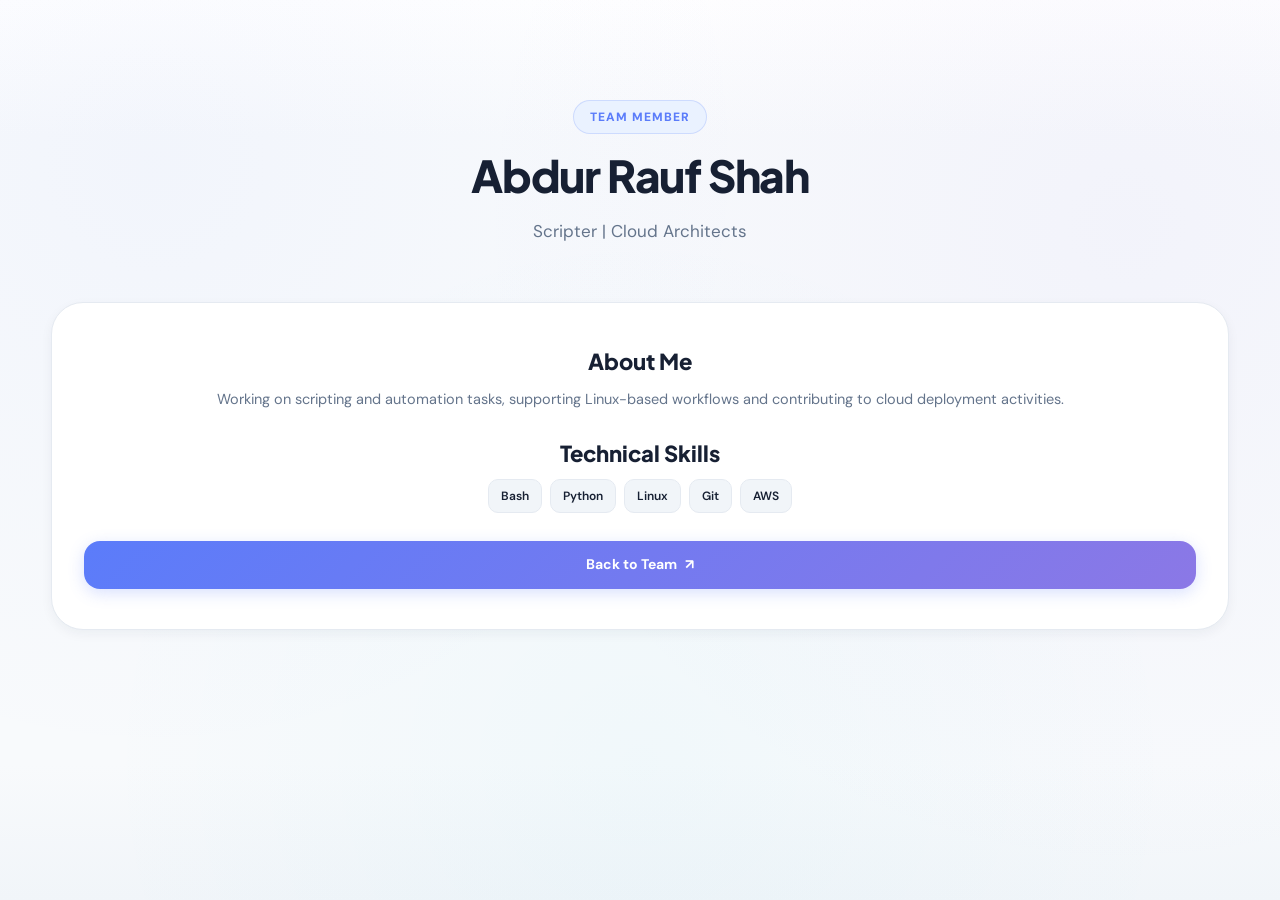
<file: site/members/abdur-rauf.html>
<!DOCTYPE html>
<html lang="en">
<head>
  <meta charset="UTF-8">
  <meta name="viewport" content="width=device-width, initial-scale=1.0">
  <title>Abdur Rauf Shah | Cloud Architects</title>
  <link rel="stylesheet" href="../style.css">
</head>
<body>

  <main class="section-padding">
    <div class="container">
      <div class="section-heading">
        <span class="section-label">TEAM MEMBER</span>
        <h2>Abdur Rauf Shah</h2>
        <p>Scripter | Cloud Architects</p>
      </div>

      <article class="member-card">
        <h3>About Me</h3>
        <p class="member-description">
          Working on scripting and automation tasks, supporting Linux-based
          workflows and contributing to cloud deployment activities.
        </p>

        <h3>Technical Skills</h3>
        <div class="member-skills">
          <span>Bash</span>
          <span>Python</span>
          <span>Linux</span>
          <span>Git</span>
          <span>AWS</span>
        </div>

        <a href="../index.html#team" class="profile-link">
          Back to Team <span>↗</span>
        </a>
      </article>
    </div>
  </main>

</body>
</html>
</file>
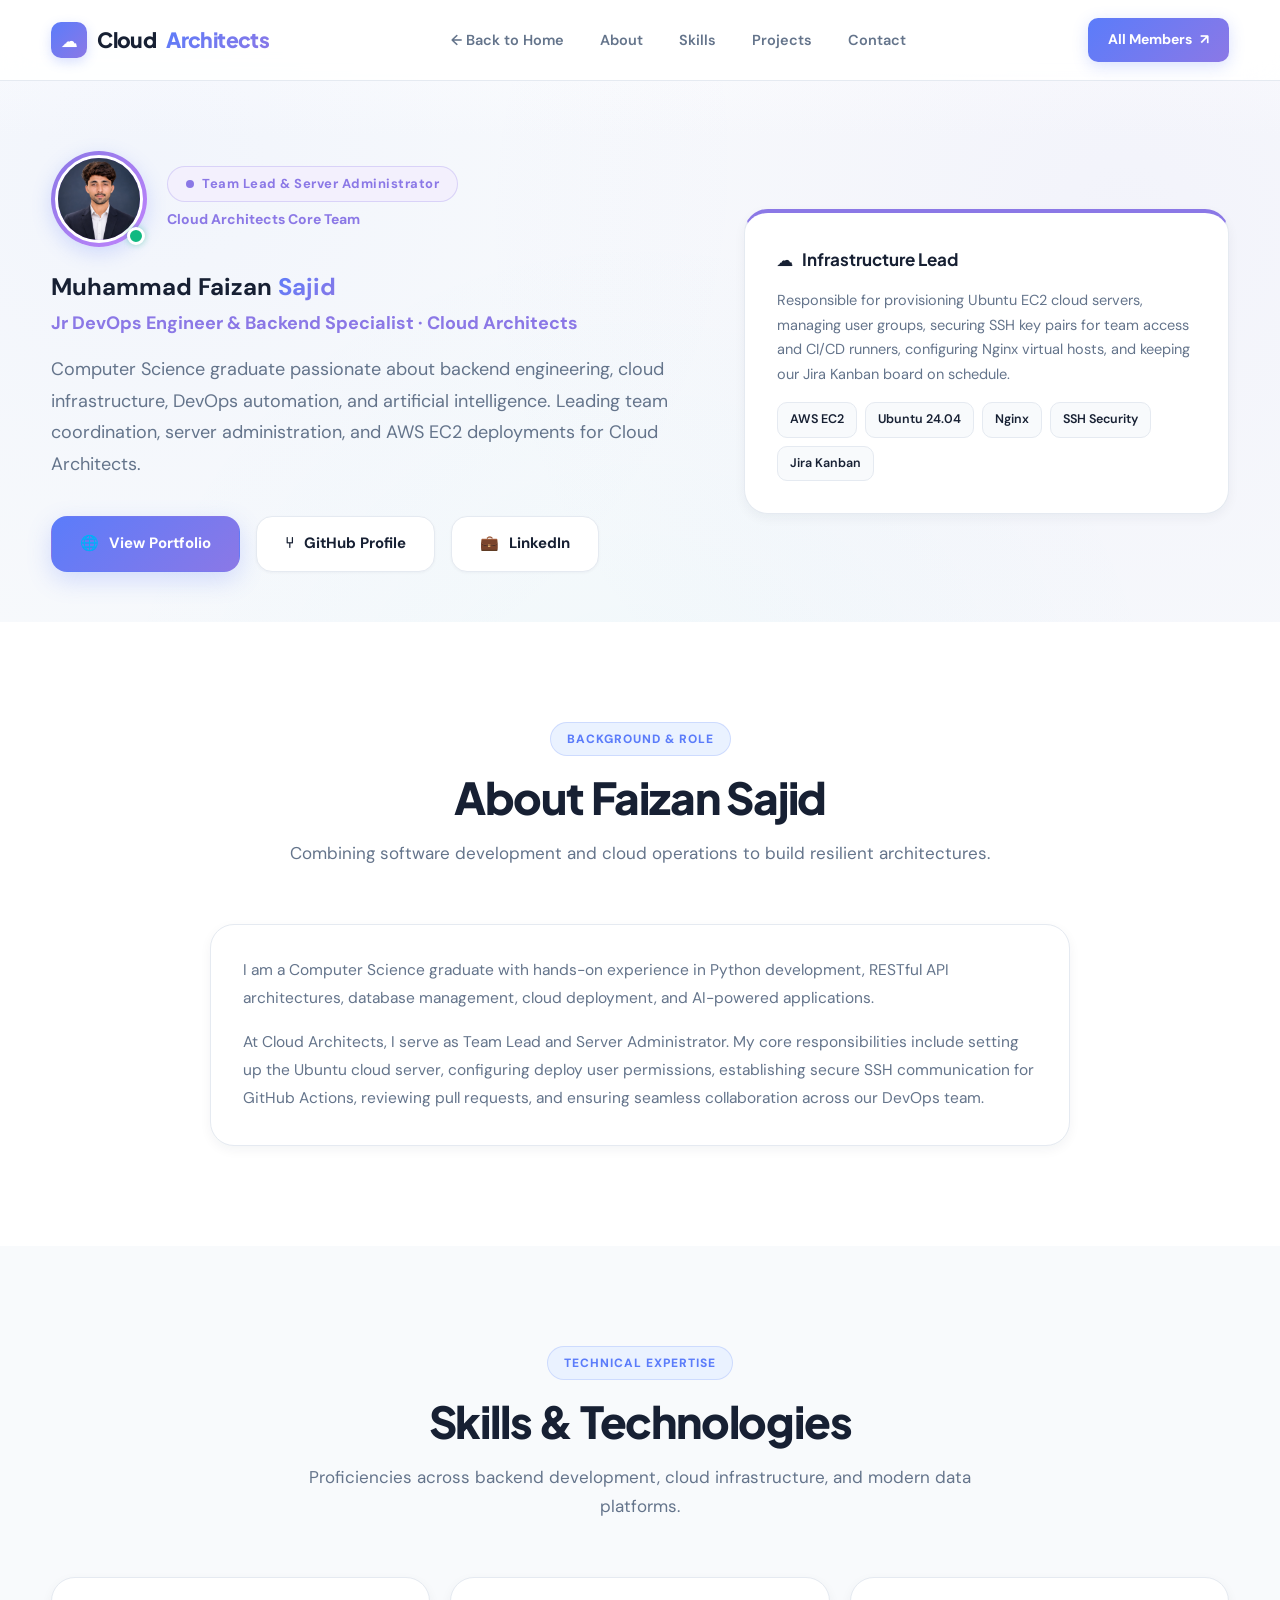
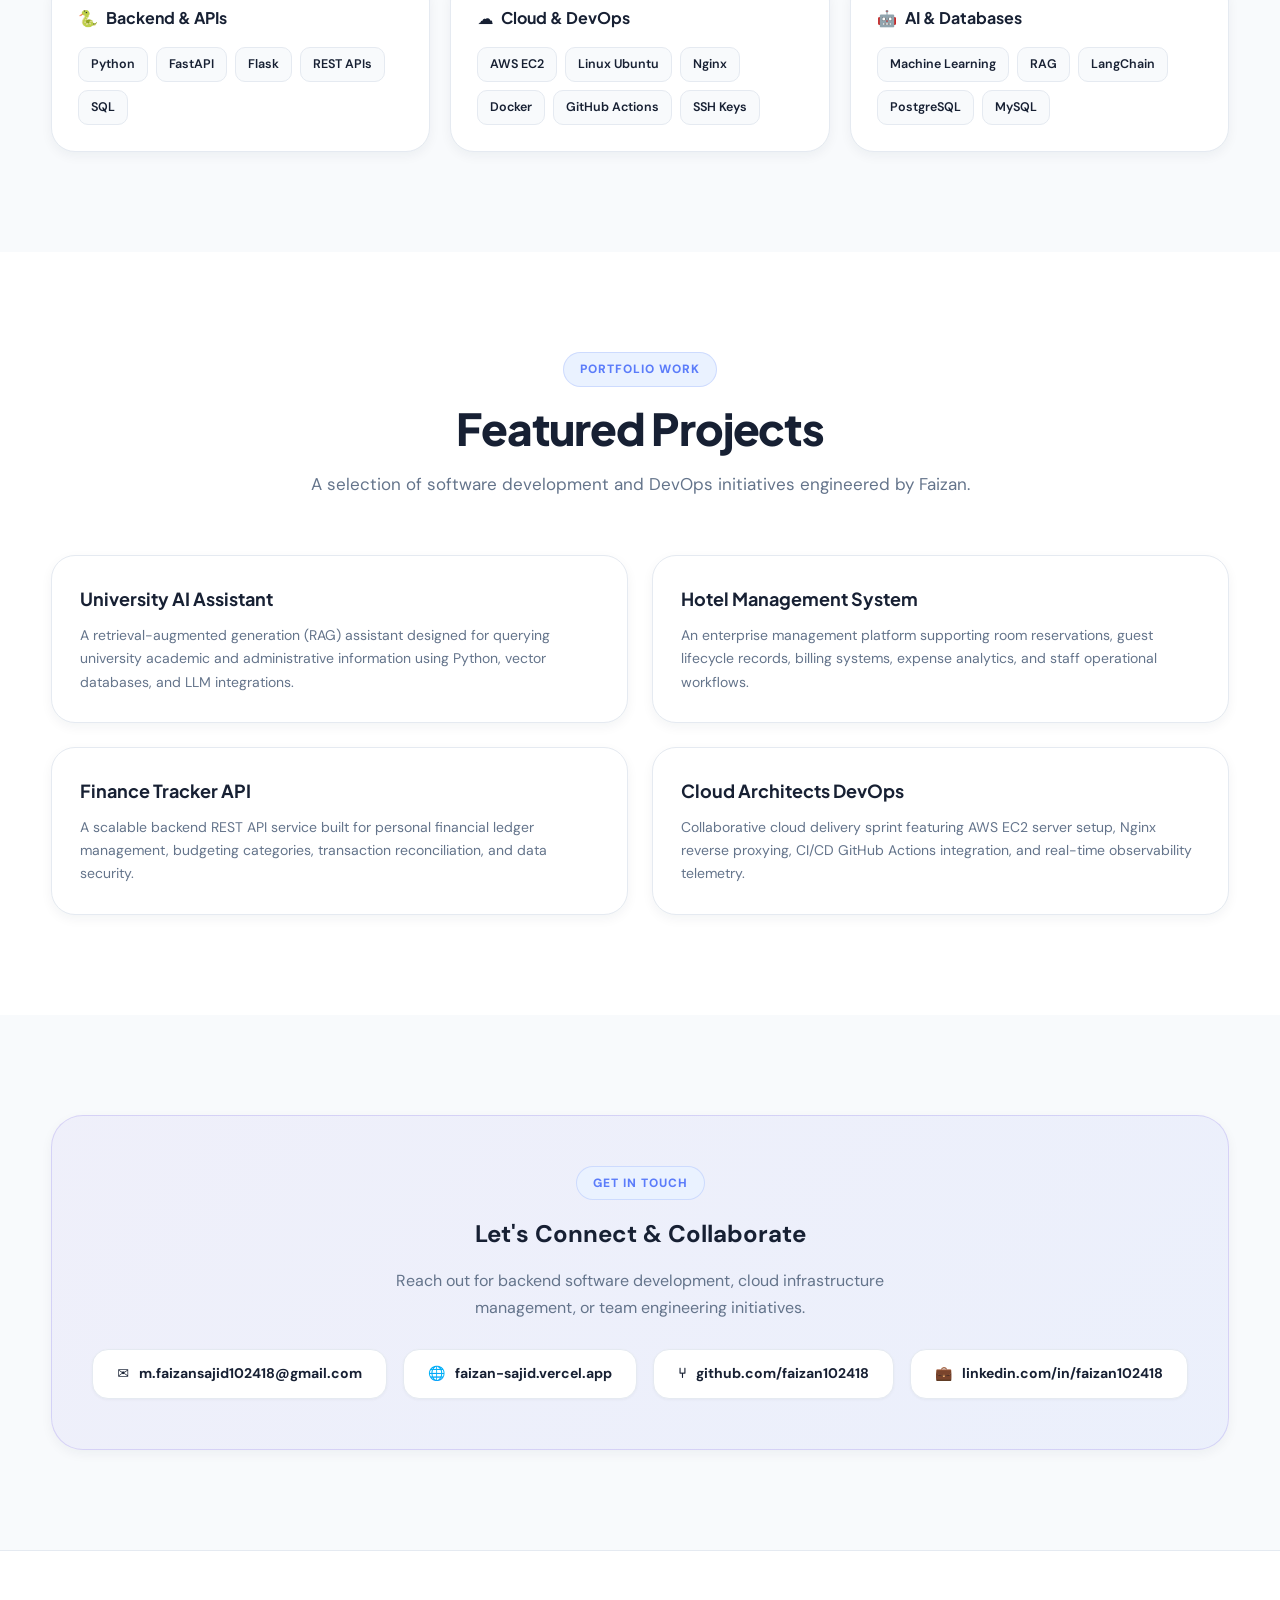
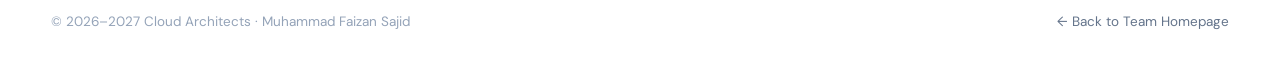
<file: site/members/faizan.html>
<!-- Deployment: __VERSION__ -->
<!DOCTYPE html>
<html lang="en">

<head>
  <meta charset="UTF-8">
  <meta name="viewport" content="width=device-width, initial-scale=1.0">
  <meta name="description" content="Muhammad Faizan Sajid - Team Lead and Server Administrator at Cloud Architects. AWS EC2, Linux administration, Nginx, and cloud DevOps.">
  <title>Muhammad Faizan Sajid | Cloud Architects</title>
  <link rel="stylesheet" href="../style.css">

  <style>
    /* Member-specific 2027 Light UI Enhancements */
    .member-hero {
      padding: 70px 0 50px;
    }

    .member-hero-grid {
      display: grid;
      grid-template-columns: 1.15fr 0.85fr;
      gap: 36px;
      align-items: center;
    }

    .about-card {
      background: var(--surface);
      border: 1px solid var(--border);
      border-radius: var(--radius-lg);
      padding: 32px;
      box-shadow: var(--shadow-sm);
    }

    .projects-grid {
      display: grid;
      grid-template-columns: repeat(2, 1fr);
      gap: 24px;
    }

    .project-card {
      background: var(--surface);
      border: 1px solid var(--border);
      border-radius: var(--radius-lg);
      padding: 28px;
      box-shadow: var(--shadow-sm);
      transition: all var(--duration-normal) var(--ease-smooth);
      display: flex;
      flex-direction: column;
    }

    .project-card:hover {
      transform: translateY(-6px);
      border-color: rgba(139, 120, 230, 0.4);
      box-shadow: var(--shadow-hover);
    }

    .project-card h3 {
      font-family: var(--font-heading);
      font-size: 18px;
      font-weight: 700;
      color: var(--text);
      margin-bottom: 10px;
    }

    .project-card p {
      color: var(--text-muted);
      font-size: 14px;
      line-height: 1.65;
      flex-grow: 1;
    }

    .skills-category-grid {
      display: grid;
      grid-template-columns: repeat(auto-fit, minmax(240px, 1fr));
      gap: 20px;
    }

    .skill-card {
      background: var(--surface);
      border: 1px solid var(--border);
      border-radius: var(--radius-lg);
      padding: 26px;
      box-shadow: var(--shadow-sm);
    }

    .skill-card h3 {
      font-family: var(--font-heading);
      font-size: 16px;
      font-weight: 700;
      color: var(--text);
      margin-bottom: 16px;
      display: flex;
      align-items: center;
      gap: 8px;
    }

    .skill-pills {
      display: flex;
      flex-wrap: wrap;
      gap: 8px;
    }

    .skill-pill {
      padding: 6px 12px;
      border-radius: var(--radius-sm);
      font-size: 12.5px;
      font-weight: 600;
      background: var(--bg);
      color: var(--text);
      border: 1px solid var(--border);
      transition: all var(--duration-fast) ease;
    }

    .skill-pill:hover {
      background: var(--secondary-light);
      border-color: var(--secondary);
      color: var(--secondary);
    }

    .contact-card-box {
      background: linear-gradient(135deg, rgba(139, 120, 230, 0.08) 0%, rgba(91, 124, 250, 0.08) 100%);
      border: 1px solid rgba(139, 120, 230, 0.25);
      border-radius: var(--radius-xl);
      padding: 50px 32px;
      text-align: center;
      box-shadow: var(--shadow-sm);
    }

    .contact-pills-wrap {
      display: flex;
      justify-content: center;
      flex-wrap: wrap;
      gap: 16px;
      margin-top: 28px;
    }

    .contact-pill {
      display: inline-flex;
      align-items: center;
      gap: 10px;
      padding: 12px 24px;
      border-radius: var(--radius-md);
      background: var(--surface);
      border: 1px solid var(--border);
      color: var(--text);
      font-weight: 700;
      font-size: 14px;
      box-shadow: var(--shadow-xs);
      transition: all var(--duration-fast) ease;
    }

    .contact-pill:hover {
      border-color: var(--secondary);
      color: var(--secondary);
      transform: translateY(-2px);
      box-shadow: var(--shadow-sm);
    }

    @media (max-width: 900px) {
      .member-hero-grid {
        grid-template-columns: 1fr;
      }
      .projects-grid {
        grid-template-columns: 1fr;
      }
    }
  </style>
</head>

<body>

  <!-- Navigation Bar -->
  <header class="navbar" id="navbar">
    <div class="container nav-content">
      <a href="../index.html" class="logo">
        <span class="logo-badge">☁</span>
        Cloud <span class="logo-highlight">Architects</span>
      </a>

      <nav class="nav-links" aria-label="Member navigation">
        <a href="../index.html">← Back to Home</a>
        <a href="#about">About</a>
        <a href="#skills">Skills</a>
        <a href="#projects">Projects</a>
        <a href="#contact">Contact</a>
      </nav>

      <div class="nav-actions">
        <a href="../index.html#team" class="nav-cta">
          <span>All Members</span> ↗
        </a>
      </div>
    </div>
  </header>

  <main>

    <!-- Member Hero Section -->
    <section class="member-hero">
      <div class="container member-hero-grid">

        <div class="member-hero-info">
          <div style="display: flex; align-items: center; gap: 20px; margin-bottom: 20px;">
            <div class="member-photo-frame" style="margin: 0; width: 96px; height: 96px; flex-shrink: 0;">
              <div class="member-photo-ring" style="background: linear-gradient(135deg, #8B78E6, #C084FC);">
                <img src="../images/faizan.jpg" alt="Muhammad Faizan Sajid" class="member-photo-img">
              </div>
              <span class="member-photo-status" title="Active"></span>
            </div>
            <div>
              <div class="eyebrow" style="margin-bottom: 6px; background: var(--secondary-light); color: var(--secondary); border-color: rgba(139, 120, 230, 0.25);">
                <span class="pulse-dot" style="background: var(--secondary);"></span>
                Team Lead &amp; Server Administrator
              </div>
              <div style="font-size: 14px; font-weight: 700; color: var(--secondary);">
                Cloud Architects Core Team
              </div>
            </div>
          </div>

          <h1>
            Muhammad Faizan <span class="gradient-text">Sajid</span>
          </h1>

          <div style="font-size: 18px; font-weight: 700; color: var(--secondary); margin-bottom: 16px;">
            Jr DevOps Engineer &amp; Backend Specialist · Cloud Architects
          </div>

          <p class="hero-description" style="margin-inline: 0; text-align: left;">
            Computer Science graduate passionate about backend engineering, cloud infrastructure,
            DevOps automation, and artificial intelligence. Leading team coordination, server
            administration, and AWS EC2 deployments for Cloud Architects.
          </p>

          <div class="hero-buttons" style="justify-content: flex-start; margin-bottom: 0;">
            <a href="https://faizan-sajid.vercel.app/" target="_blank" rel="noopener noreferrer" class="btn btn-primary">
              <span>🌐</span> View Portfolio
            </a>
            <a href="https://github.com/faizan102418" target="_blank" rel="noopener noreferrer" class="btn btn-secondary">
              <span>⑂</span> GitHub Profile
            </a>
            <a href="https://www.linkedin.com/in/faizan102418/" target="_blank" rel="noopener noreferrer" class="btn btn-secondary">
              <span>💼</span> LinkedIn
            </a>
          </div>
        </div>

        <!-- Server Admin Card -->
        <aside class="about-card" style="border-top: 4px solid var(--secondary);">
          <div style="font-family: var(--font-heading); font-size: 17px; font-weight: 700; margin-bottom: 14px; display: flex; align-items: center; gap: 8px;">
            <span>☁️</span> Infrastructure Lead
          </div>
          <p style="color: var(--text-muted); font-size: 14.5px; line-height: 1.7; margin-bottom: 16px;">
            Responsible for provisioning Ubuntu EC2 cloud servers, managing user groups,
            securing SSH key pairs for team access and CI/CD runners, configuring Nginx virtual hosts,
            and keeping our Jira Kanban board on schedule.
          </p>
          <div style="display: flex; flex-wrap: wrap; gap: 8px;">
            <span class="skill-pill">AWS EC2</span>
            <span class="skill-pill">Ubuntu 24.04</span>
            <span class="skill-pill">Nginx</span>
            <span class="skill-pill">SSH Security</span>
            <span class="skill-pill">Jira Kanban</span>
          </div>
        </aside>

      </div>
    </section>

    <!-- About Me Section -->
    <section class="section-padding" id="about" style="background: var(--surface);">
      <div class="container">

        <div class="section-heading">
          <span class="section-label">BACKGROUND &amp; ROLE</span>
          <h2>About Faizan Sajid</h2>
          <p>
            Combining software development and cloud operations to build resilient architectures.
          </p>
        </div>

        <div class="about-card" style="max-width: 860px; margin: 0 auto;">
          <p style="color: var(--text-muted); font-size: 15.5px; line-height: 1.8; margin-bottom: 16px;">
            I am a Computer Science graduate with hands-on experience in Python development,
            RESTful API architectures, database management, cloud deployment, and AI-powered applications.
          </p>
          <p style="color: var(--text-muted); font-size: 15.5px; line-height: 1.8;">
            At Cloud Architects, I serve as Team Lead and Server Administrator. My core responsibilities
            include setting up the Ubuntu cloud server, configuring deploy user permissions, establishing
            secure SSH communication for GitHub Actions, reviewing pull requests, and ensuring seamless
            collaboration across our DevOps team.
          </p>
        </div>

      </div>
    </section>

    <!-- Technical Skills Section -->
    <section class="section-padding" id="skills">
      <div class="container">

        <div class="section-heading">
          <span class="section-label">TECHNICAL EXPERTISE</span>
          <h2>Skills &amp; Technologies</h2>
          <p>
            Proficiencies across backend development, cloud infrastructure, and modern data platforms.
          </p>
        </div>

        <div class="skills-category-grid">

          <div class="skill-card">
            <h3><span>🐍</span> Backend &amp; APIs</h3>
            <div class="skill-pills">
              <span class="skill-pill">Python</span>
              <span class="skill-pill">FastAPI</span>
              <span class="skill-pill">Flask</span>
              <span class="skill-pill">REST APIs</span>
              <span class="skill-pill">SQL</span>
            </div>
          </div>

          <div class="skill-card">
            <h3><span>☁️</span> Cloud &amp; DevOps</h3>
            <div class="skill-pills">
              <span class="skill-pill">AWS EC2</span>
              <span class="skill-pill">Linux Ubuntu</span>
              <span class="skill-pill">Nginx</span>
              <span class="skill-pill">Docker</span>
              <span class="skill-pill">GitHub Actions</span>
              <span class="skill-pill">SSH Keys</span>
            </div>
          </div>

          <div class="skill-card">
            <h3><span>🤖</span> AI &amp; Databases</h3>
            <div class="skill-pills">
              <span class="skill-pill">Machine Learning</span>
              <span class="skill-pill">RAG</span>
              <span class="skill-pill">LangChain</span>
              <span class="skill-pill">PostgreSQL</span>
              <span class="skill-pill">MySQL</span>
            </div>
          </div>

        </div>

      </div>
    </section>

    <!-- Featured Projects Section -->
    <section class="section-padding" id="projects" style="background: var(--surface);">
      <div class="container">

        <div class="section-heading">
          <span class="section-label">PORTFOLIO WORK</span>
          <h2>Featured Projects</h2>
          <p>
            A selection of software development and DevOps initiatives engineered by Faizan.
          </p>
        </div>

        <div class="projects-grid">

          <article class="project-card">
            <h3>University AI Assistant</h3>
            <p>
              A retrieval-augmented generation (RAG) assistant designed for querying university
              academic and administrative information using Python, vector databases, and LLM integrations.
            </p>
          </article>

          <article class="project-card">
            <h3>Hotel Management System</h3>
            <p>
              An enterprise management platform supporting room reservations, guest lifecycle records,
              billing systems, expense analytics, and staff operational workflows.
            </p>
          </article>

          <article class="project-card">
            <h3>Finance Tracker API</h3>
            <p>
              A scalable backend REST API service built for personal financial ledger management,
              budgeting categories, transaction reconciliation, and data security.
            </p>
          </article>

          <article class="project-card">
            <h3>Cloud Architects DevOps</h3>
            <p>
              Collaborative cloud delivery sprint featuring AWS EC2 server setup, Nginx reverse proxying,
              CI/CD GitHub Actions integration, and real-time observability telemetry.
            </p>
          </article>

        </div>

      </div>
    </section>

    <!-- Contact & Connect -->
    <section class="section-padding" id="contact">
      <div class="container">
        <div class="contact-card-box">
          <span class="section-label">GET IN TOUCH</span>
          <h2>Let's Connect &amp; Collaborate</h2>
          <p style="color: var(--text-muted); max-width: 580px; margin: 12px auto 0;">
            Reach out for backend software development, cloud infrastructure management, or team engineering initiatives.
          </p>

          <div class="contact-pills-wrap">
            <a href="mailto:m.faizansajid102418@gmail.com" class="contact-pill">
              <span>✉️</span> m.faizansajid102418@gmail.com
            </a>
            <a href="https://faizan-sajid.vercel.app/" target="_blank" rel="noopener noreferrer" class="contact-pill">
              <span>🌐</span> faizan-sajid.vercel.app
            </a>
            <a href="https://github.com/faizan102418" target="_blank" rel="noopener noreferrer" class="contact-pill">
              <span>⑂</span> github.com/faizan102418
            </a>
            <a href="https://www.linkedin.com/in/faizan102418/" target="_blank" rel="noopener noreferrer" class="contact-pill">
              <span>💼</span> linkedin.com/in/faizan102418
            </a>
          </div>
        </div>
      </div>
    </section>

  </main>

  <!-- Footer -->
  <footer class="footer">
    <div class="container">
      <div class="footer-bottom" style="border-top: none; padding-top: 0;">
        <p>© 2026–2027 Cloud Architects · Muhammad Faizan Sajid</p>
        <p><a href="../index.html" style="color: var(--text-muted);">← Back to Team Homepage</a></p>
      </div>
    </div>
  </footer>

</body>

</html>
</file>
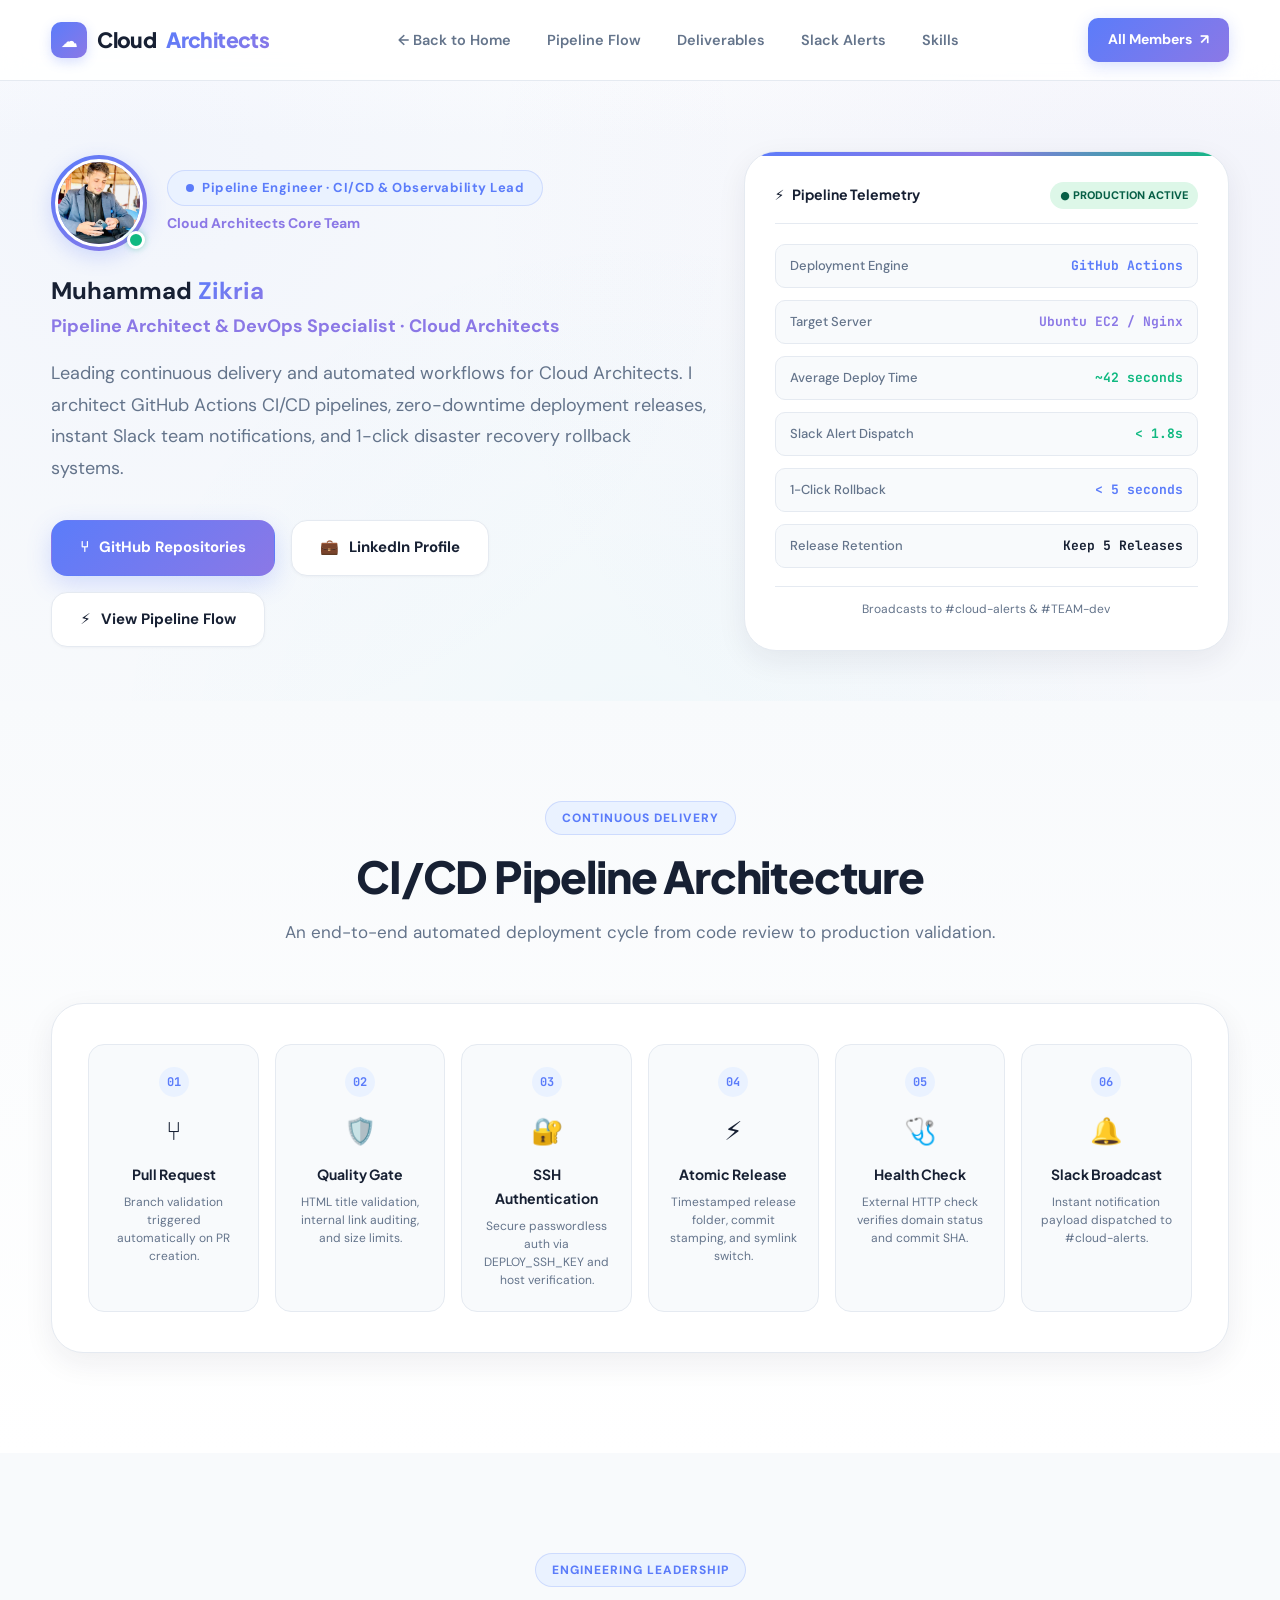
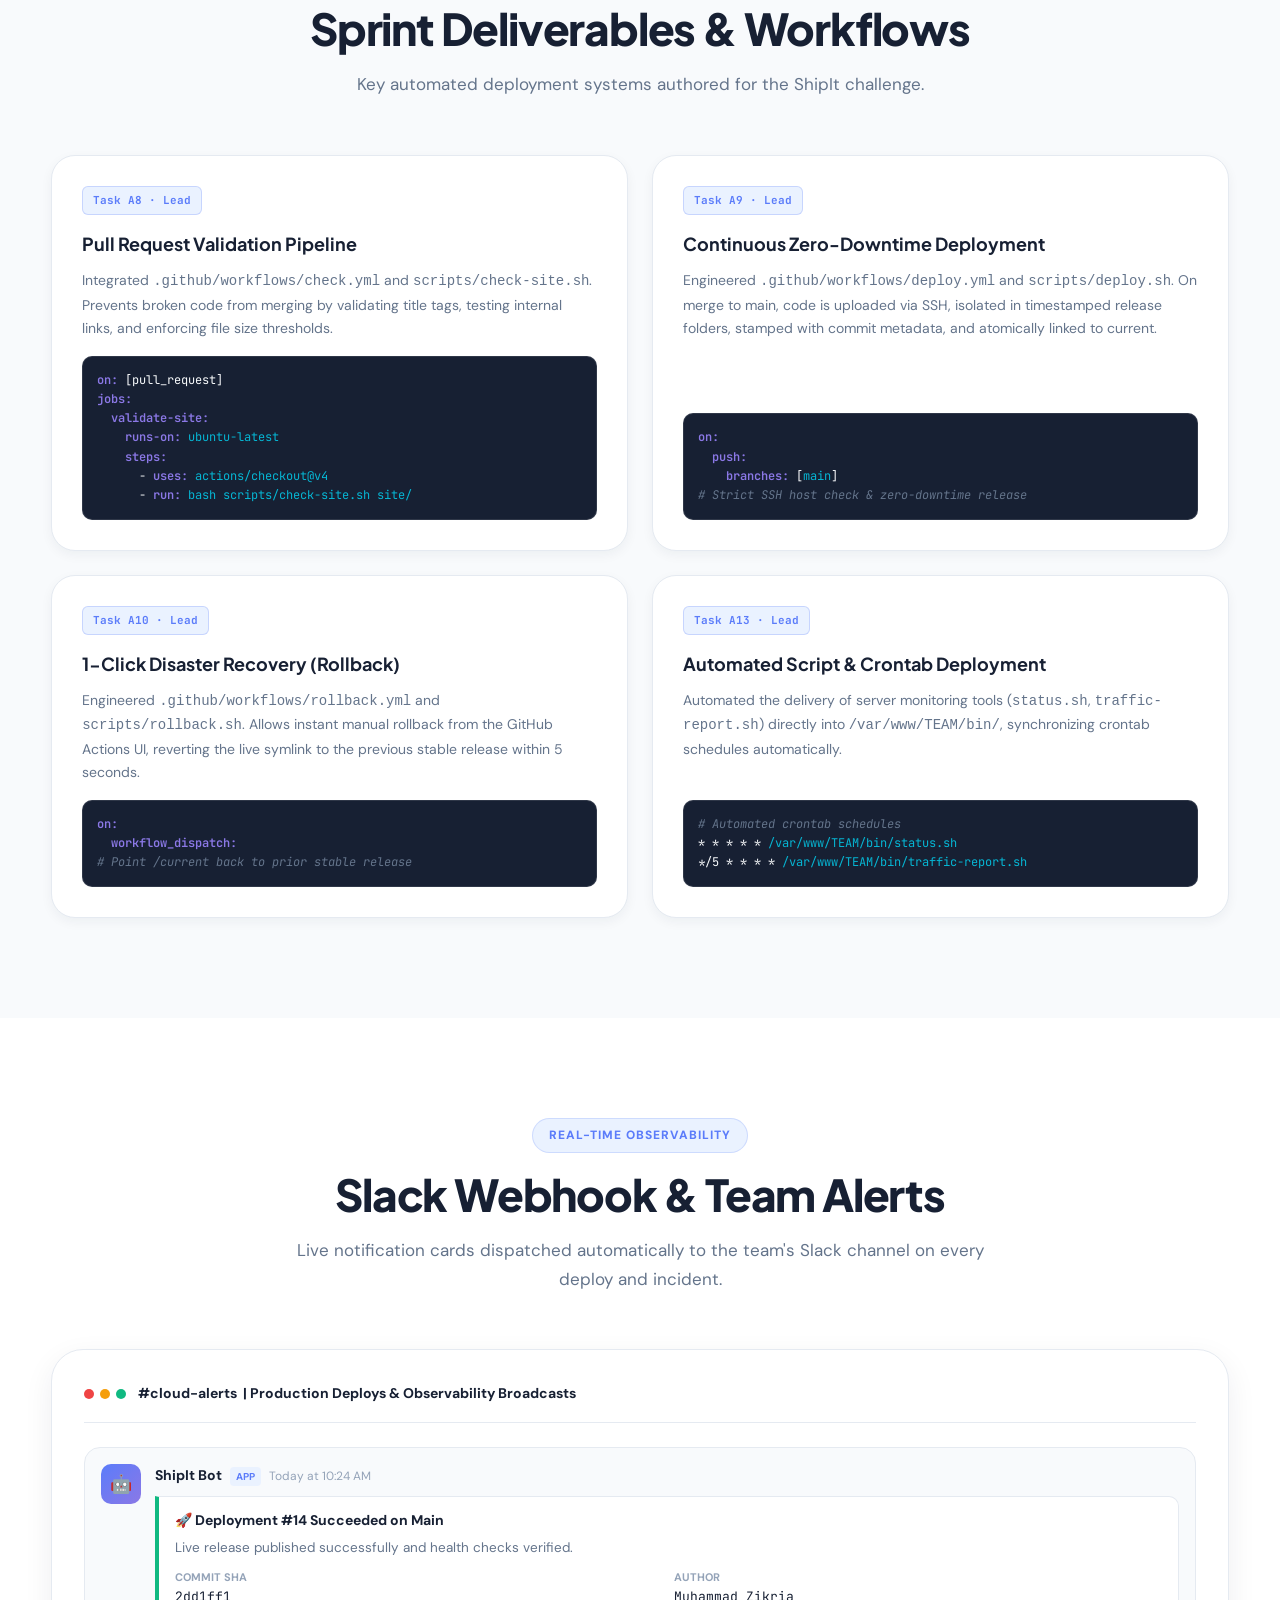
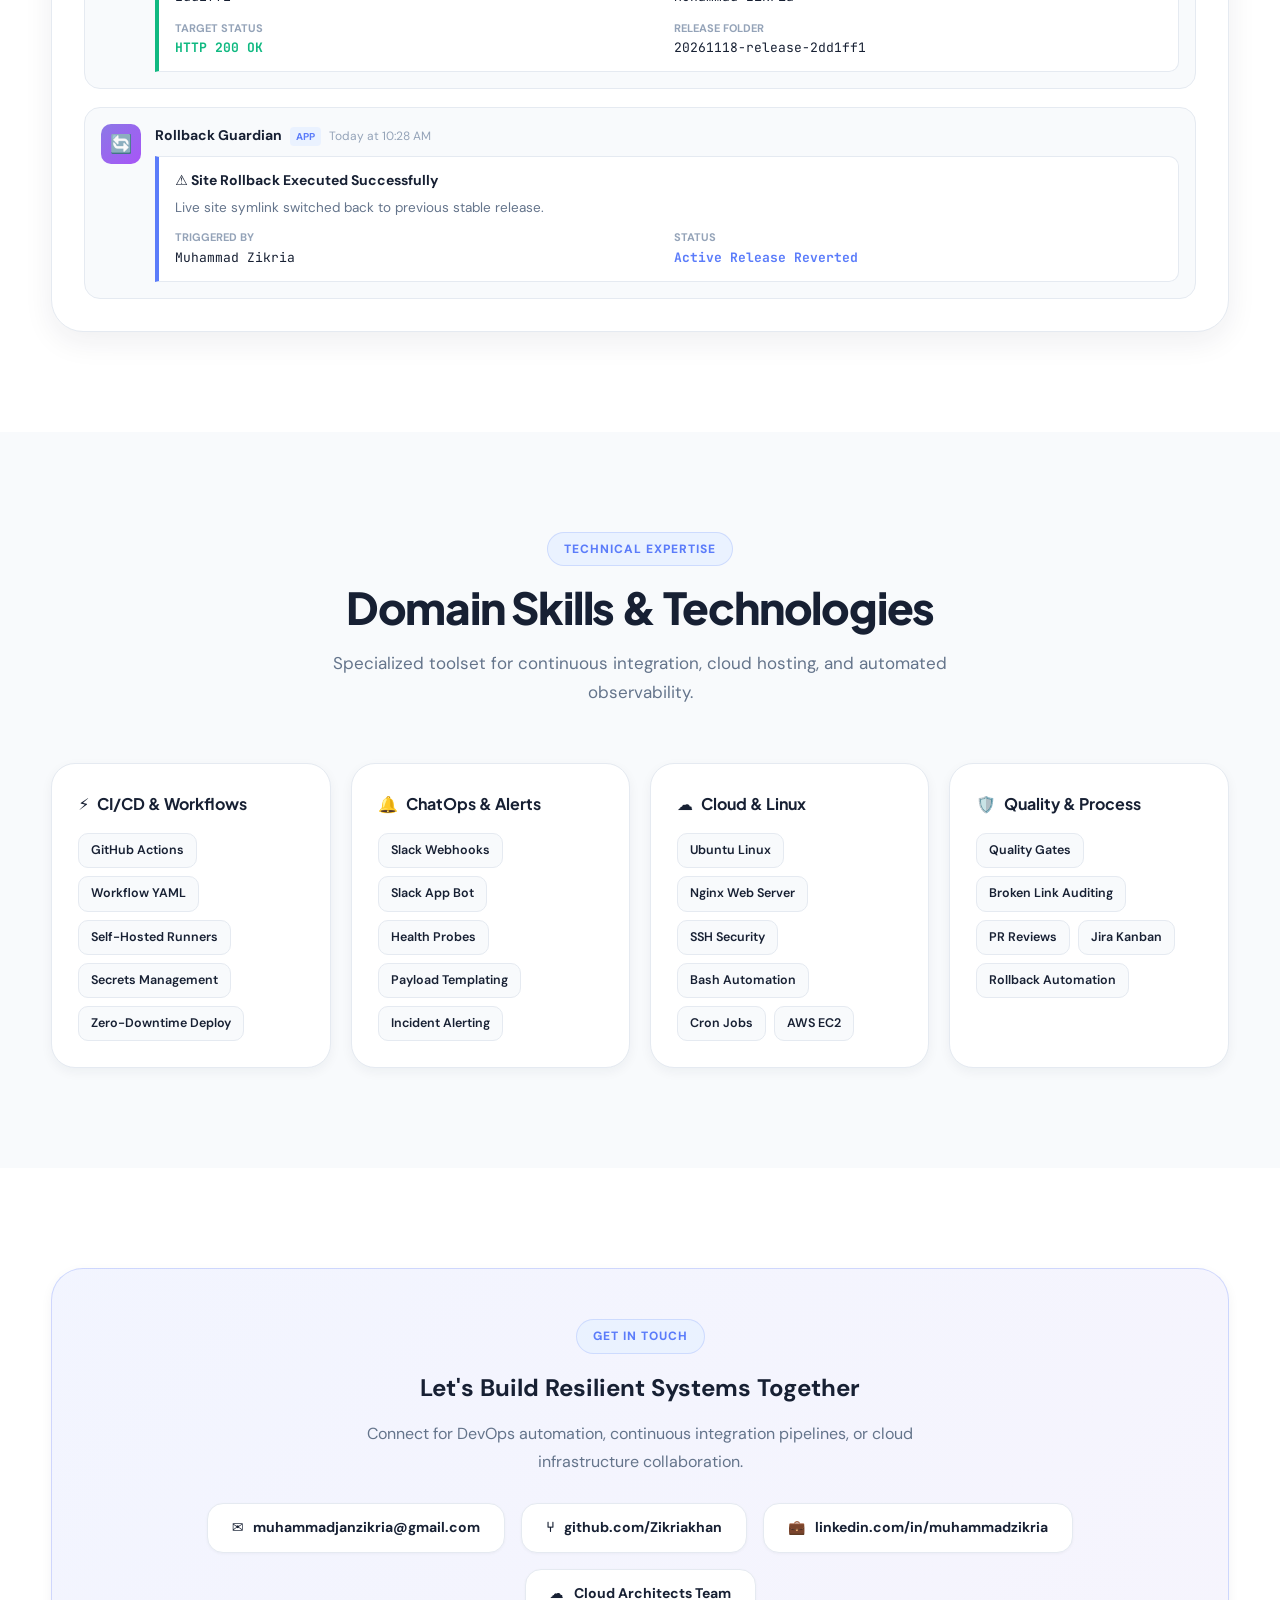
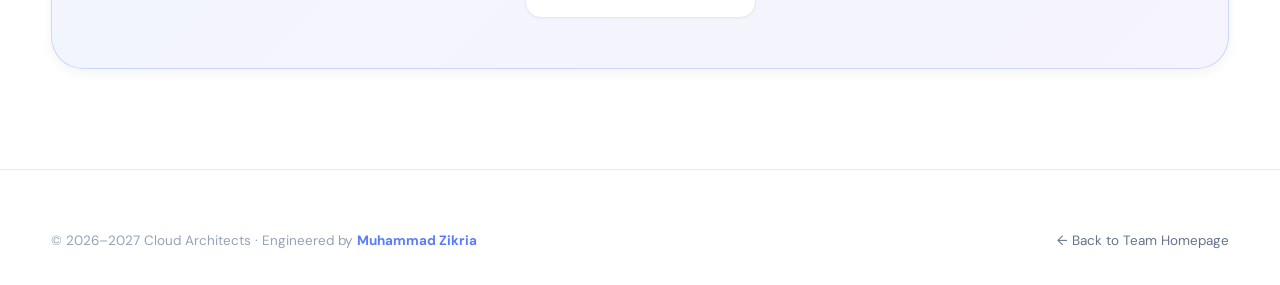
<file: site/members/zikria.html>
<!-- Deployment: __VERSION__ -->
<!DOCTYPE html>
<html lang="en">

<head>
  <meta charset="UTF-8">
  <meta name="viewport" content="width=device-width, initial-scale=1.0">
  <meta name="description" content="Muhammad Zikria - Pipeline Engineer at Cloud Architects. Lead for GitHub Actions CI/CD workflows, automated zero-downtime deployments, and real-time Slack alerts.">
  <title>Muhammad Zikria | Pipeline Engineer - Cloud Architects</title>
  <link rel="stylesheet" href="../style.css">

  <style>
    /* Member-specific 2027 Light UI Enhancements */
    .member-hero {
      padding: 70px 0 50px;
    }

    .member-hero-grid {
      display: grid;
      grid-template-columns: 1.15fr 0.85fr;
      gap: 36px;
      align-items: center;
    }

    .telemetry-card {
      background: var(--surface);
      border: 1px solid var(--border);
      border-radius: var(--radius-xl);
      padding: 30px;
      box-shadow: var(--shadow-md);
      position: relative;
      overflow: hidden;
    }

    .telemetry-card::before {
      content: '';
      position: absolute;
      top: 0;
      left: 0;
      right: 0;
      height: 4px;
      background: linear-gradient(90deg, var(--primary), var(--secondary), var(--success));
    }

    .telemetry-header {
      display: flex;
      justify-content: space-between;
      align-items: center;
      margin-bottom: 20px;
      padding-bottom: 14px;
      border-bottom: 1px solid var(--border);
    }

    .telemetry-title {
      font-family: var(--font-heading);
      font-size: 14px;
      font-weight: 700;
      color: var(--text);
      display: flex;
      align-items: center;
      gap: 8px;
    }

    .telemetry-badge {
      display: inline-flex;
      align-items: center;
      gap: 6px;
      font-size: 11px;
      font-weight: 800;
      color: var(--success-text);
      background: var(--success-light);
      padding: 4px 10px;
      border-radius: var(--radius-full);
    }

    .telemetry-rows {
      display: flex;
      flex-direction: column;
      gap: 12px;
    }

    .telemetry-item {
      display: flex;
      align-items: center;
      justify-content: space-between;
      padding: 10px 14px;
      background: var(--bg);
      border-radius: var(--radius-sm);
      border: 1px solid var(--border);
    }

    .telemetry-item span:first-child {
      font-size: 13px;
      color: var(--text-muted);
      font-weight: 500;
    }

    .telemetry-val {
      font-family: var(--font-mono);
      font-size: 13px;
      font-weight: 700;
      color: var(--text);
    }

    .val-primary { color: var(--primary); }
    .val-secondary { color: var(--secondary); }
    .val-success { color: var(--success); }

    .telemetry-footer {
      margin-top: 18px;
      padding-top: 12px;
      border-top: 1px solid var(--border);
      text-align: center;
      font-size: 12px;
      color: var(--text-muted);
    }

    /* Deliverables Grid */
    .deliverables-grid {
      display: grid;
      grid-template-columns: repeat(2, 1fr);
      gap: 24px;
    }

    .deliverable-card {
      background: var(--surface);
      border: 1px solid var(--border);
      border-radius: var(--radius-lg);
      padding: 30px;
      box-shadow: var(--shadow-sm);
      transition: all var(--duration-normal) var(--ease-smooth);
      display: flex;
      flex-direction: column;
    }

    .deliverable-card:hover {
      transform: translateY(-6px);
      border-color: rgba(91, 124, 250, 0.4);
      box-shadow: var(--shadow-hover);
    }

    .deliverable-badge {
      display: inline-block;
      align-self: flex-start;
      font-family: var(--font-mono);
      font-size: 11px;
      font-weight: 700;
      padding: 4px 10px;
      border-radius: var(--radius-xs);
      background: var(--primary-light);
      color: var(--primary);
      border: 1px solid rgba(91, 124, 250, 0.25);
      margin-bottom: 14px;
    }

    .deliverable-card h3 {
      font-family: var(--font-heading);
      font-size: 18px;
      font-weight: 700;
      margin-bottom: 10px;
      color: var(--text);
    }

    .deliverable-card p {
      color: var(--text-muted);
      font-size: 14px;
      line-height: 1.65;
      margin-bottom: 16px;
      flex-grow: 1;
    }

    /* Code Snippet Box */
    .code-preview {
      background: #172033;
      border-radius: var(--radius-sm);
      padding: 14px;
      font-family: var(--font-mono);
      font-size: 12px;
      color: #F8FAFC;
      line-height: 1.6;
      overflow-x: auto;
      border: 1px solid rgba(255, 255, 255, 0.1);
    }

    .code-preview .kw { color: #8B78E6; font-weight: 600; }
    .code-preview .str { color: #06B6D4; }
    .code-preview .cmt { color: #64748B; font-style: italic; }

    /* Slack Showcase Box */
    .slack-window {
      background: var(--surface);
      border: 1px solid var(--border);
      border-radius: var(--radius-xl);
      padding: 32px;
      box-shadow: var(--shadow-md);
    }

    .slack-topbar {
      display: flex;
      align-items: center;
      gap: 12px;
      padding-bottom: 16px;
      border-bottom: 1px solid var(--border);
      margin-bottom: 24px;
    }

    .slack-dots {
      display: flex;
      gap: 6px;
    }

    .slack-dot {
      width: 10px;
      height: 10px;
      border-radius: 50%;
    }

    .slack-title {
      font-size: 14px;
      font-weight: 700;
      color: var(--text);
      display: flex;
      align-items: center;
      gap: 6px;
    }

    .slack-feed {
      display: flex;
      flex-direction: column;
      gap: 18px;
    }

    .slack-card {
      display: flex;
      gap: 14px;
      padding: 16px;
      background: var(--bg);
      border-radius: var(--radius-md);
      border: 1px solid var(--border);
      transition: background var(--duration-fast) ease;
    }

    .slack-card:hover {
      background: var(--surface);
      box-shadow: var(--shadow-xs);
    }

    .slack-avatar-icon {
      width: 40px;
      height: 40px;
      border-radius: var(--radius-sm);
      background: linear-gradient(135deg, var(--primary), var(--secondary));
      color: white;
      display: flex;
      align-items: center;
      justify-content: center;
      font-size: 18px;
      flex-shrink: 0;
    }

    .slack-content {
      flex: 1;
    }

    .slack-header {
      display: flex;
      align-items: center;
      gap: 8px;
      margin-bottom: 6px;
    }

    .slack-bot-name {
      font-weight: 700;
      font-size: 14px;
      color: var(--text);
    }

    .slack-app-tag {
      font-size: 10px;
      background: var(--primary-light);
      color: var(--primary);
      padding: 1px 6px;
      border-radius: 4px;
      font-weight: 700;
    }

    .slack-time {
      font-size: 12px;
      color: var(--text-dim);
    }

    .slack-attachment {
      border-left: 4px solid var(--success);
      background: var(--surface);
      border-radius: 0 var(--radius-sm) var(--radius-sm) 0;
      padding: 12px 16px;
      margin-top: 8px;
      border-top: 1px solid var(--border);
      border-right: 1px solid var(--border);
      border-bottom: 1px solid var(--border);
    }

    .slack-attachment.rollback {
      border-left-color: var(--primary);
    }

    .attachment-heading {
      font-weight: 700;
      font-size: 14px;
      color: var(--text);
      margin-bottom: 4px;
    }

    .attachment-grid {
      display: grid;
      grid-template-columns: repeat(2, 1fr);
      gap: 10px;
      font-size: 13px;
      margin-top: 8px;
    }

    .attachment-grid strong {
      display: block;
      color: var(--text-dim);
      font-size: 11px;
      text-transform: uppercase;
    }

    .attachment-grid span {
      font-family: var(--font-mono);
      color: var(--text);
    }

    /* Skills taxonomy */
    .skills-category-grid {
      display: grid;
      grid-template-columns: repeat(auto-fit, minmax(240px, 1fr));
      gap: 20px;
    }

    .skill-card {
      background: var(--surface);
      border: 1px solid var(--border);
      border-radius: var(--radius-lg);
      padding: 26px;
      box-shadow: var(--shadow-sm);
    }

    .skill-card h3 {
      font-family: var(--font-heading);
      font-size: 16px;
      font-weight: 700;
      color: var(--text);
      margin-bottom: 16px;
      display: flex;
      align-items: center;
      gap: 8px;
    }

    .skill-pills {
      display: flex;
      flex-wrap: wrap;
      gap: 8px;
    }

    .skill-pill {
      padding: 6px 12px;
      border-radius: var(--radius-sm);
      font-size: 12.5px;
      font-weight: 600;
      background: var(--bg);
      color: var(--text);
      border: 1px solid var(--border);
      transition: all var(--duration-fast) ease;
    }

    .skill-pill:hover {
      background: var(--primary-light);
      border-color: var(--primary);
      color: var(--primary);
    }

    /* Contact Links Section */
    .contact-card-box {
      background: linear-gradient(135deg, rgba(91, 124, 250, 0.08) 0%, rgba(139, 120, 230, 0.08) 100%);
      border: 1px solid rgba(91, 124, 250, 0.25);
      border-radius: var(--radius-xl);
      padding: 50px 32px;
      text-align: center;
      box-shadow: var(--shadow-sm);
    }

    .contact-pills-wrap {
      display: flex;
      justify-content: center;
      flex-wrap: wrap;
      gap: 16px;
      margin-top: 28px;
    }

    .contact-pill {
      display: inline-flex;
      align-items: center;
      gap: 10px;
      padding: 12px 24px;
      border-radius: var(--radius-md);
      background: var(--surface);
      border: 1px solid var(--border);
      color: var(--text);
      font-weight: 700;
      font-size: 14px;
      box-shadow: var(--shadow-xs);
      transition: all var(--duration-fast) ease;
    }

    .contact-pill:hover {
      border-color: var(--primary);
      color: var(--primary);
      transform: translateY(-2px);
      box-shadow: var(--shadow-sm);
    }

    @media (max-width: 900px) {
      .member-hero-grid {
        grid-template-columns: 1fr;
      }
      .deliverables-grid {
        grid-template-columns: 1fr;
      }
    }
  </style>
</head>

<body>

  <!-- Navigation Bar -->
  <header class="navbar" id="navbar">
    <div class="container nav-content">
      <a href="../index.html" class="logo">
        <span class="logo-badge">☁</span>
        Cloud <span class="logo-highlight">Architects</span>
      </a>

      <nav class="nav-links" aria-label="Member navigation">
        <a href="../index.html">← Back to Home</a>
        <a href="#pipeline-architecture">Pipeline Flow</a>
        <a href="#deliverables">Deliverables</a>
        <a href="#slack-alerts">Slack Alerts</a>
        <a href="#skills">Skills</a>
      </nav>

      <div class="nav-actions">
        <a href="../index.html#team" class="nav-cta">
          <span>All Members</span> ↗
        </a>
      </div>
    </div>
  </header>

  <main>

    <!-- Member Hero Section -->
    <section class="member-hero">
      <div class="container member-hero-grid">

        <div class="member-hero-info">
          <div style="display: flex; align-items: center; gap: 20px; margin-bottom: 20px;">
            <div class="member-photo-frame" style="margin: 0; width: 96px; height: 96px; flex-shrink: 0;">
              <div class="member-photo-ring" style="background: linear-gradient(135deg, var(--primary), var(--secondary));">
                <img src="../images/zikria.jpg" alt="Muhammad Zikria" class="member-photo-img">
              </div>
              <span class="member-photo-status" title="Active"></span>
            </div>
            <div>
              <div class="eyebrow" style="margin-bottom: 6px;">
                <span class="pulse-dot"></span>
                Pipeline Engineer · CI/CD &amp; Observability Lead
              </div>
              <div style="font-size: 14px; font-weight: 700; color: var(--secondary);">
                Cloud Architects Core Team
              </div>
            </div>
          </div>

          <h1>
            Muhammad <span class="gradient-text">Zikria</span>
          </h1>

          <div style="font-size: 18px; font-weight: 700; color: var(--secondary); margin-bottom: 16px;">
            Pipeline Architect &amp; DevOps Specialist · Cloud Architects
          </div>

          <p class="hero-description" style="margin-inline: 0; text-align: left;">
            Leading continuous delivery and automated workflows for Cloud Architects.
            I architect GitHub Actions CI/CD pipelines, zero-downtime deployment releases,
            instant Slack team notifications, and 1-click disaster recovery rollback systems.
          </p>

          <div class="hero-buttons" style="justify-content: flex-start; margin-bottom: 0;">
            <a href="https://github.com/Zikriakhan?tab=repositories" target="_blank" rel="noopener noreferrer" class="btn btn-primary">
              <span>⑂</span> GitHub Repositories
            </a>
            <a href="https://www.linkedin.com/in/muhammadzikria/" target="_blank" rel="noopener noreferrer" class="btn btn-secondary">
              <span>💼</span> LinkedIn Profile
            </a>
            <a href="#pipeline-architecture" class="btn btn-secondary">
              <span>⚡</span> View Pipeline Flow
            </a>
          </div>
        </div>

        <!-- Telemetry Card -->
        <aside class="telemetry-card">
          <div class="telemetry-header">
            <div class="telemetry-title">
              <span>⚡</span> Pipeline Telemetry
            </div>
            <div class="telemetry-badge">
              ● PRODUCTION ACTIVE
            </div>
          </div>

          <div class="telemetry-rows">
            <div class="telemetry-item">
              <span>Deployment Engine</span>
              <span class="telemetry-val val-primary">GitHub Actions</span>
            </div>
            <div class="telemetry-item">
              <span>Target Server</span>
              <span class="telemetry-val val-secondary">Ubuntu EC2 / Nginx</span>
            </div>
            <div class="telemetry-item">
              <span>Average Deploy Time</span>
              <span class="telemetry-val val-success">~42 seconds</span>
            </div>
            <div class="telemetry-item">
              <span>Slack Alert Dispatch</span>
              <span class="telemetry-val val-success">&lt; 1.8s</span>
            </div>
            <div class="telemetry-item">
              <span>1-Click Rollback</span>
              <span class="telemetry-val val-primary">&lt; 5 seconds</span>
            </div>
            <div class="telemetry-item">
              <span>Release Retention</span>
              <span class="telemetry-val">Keep 5 Releases</span>
            </div>
          </div>

          <div class="telemetry-footer">
            Broadcasts to #cloud-alerts &amp; #TEAM-dev
          </div>
        </aside>

      </div>
    </section>

    <!-- Pipeline Architecture Section -->
    <section class="pipeline-section section-padding" id="pipeline-architecture">
      <div class="container">

        <div class="section-heading">
          <span class="section-label">CONTINUOUS DELIVERY</span>
          <h2>CI/CD Pipeline Architecture</h2>
          <p>
            An end-to-end automated deployment cycle from code review to production validation.
          </p>
        </div>

        <div class="pipeline-flow-box">
          <div class="pipeline-grid">

            <div class="pipeline-step-card">
              <span class="step-badge">01</span>
              <div class="step-icon">⑂</div>
              <h4>Pull Request</h4>
              <p>Branch validation triggered automatically on PR creation.</p>
            </div>

            <div class="pipeline-step-card">
              <span class="step-badge">02</span>
              <div class="step-icon">🛡️</div>
              <h4>Quality Gate</h4>
              <p>HTML title validation, internal link auditing, and size limits.</p>
            </div>

            <div class="pipeline-step-card">
              <span class="step-badge">03</span>
              <div class="step-icon">🔐</div>
              <h4>SSH Authentication</h4>
              <p>Secure passwordless auth via DEPLOY_SSH_KEY and host verification.</p>
            </div>

            <div class="pipeline-step-card">
              <span class="step-badge">04</span>
              <div class="step-icon">⚡</div>
              <h4>Atomic Release</h4>
              <p>Timestamped release folder, commit stamping, and symlink switch.</p>
            </div>

            <div class="pipeline-step-card">
              <span class="step-badge">05</span>
              <div class="step-icon">🩺</div>
              <h4>Health Check</h4>
              <p>External HTTP check verifies domain status and commit SHA.</p>
            </div>

            <div class="pipeline-step-card">
              <span class="step-badge">06</span>
              <div class="step-icon">🔔</div>
              <h4>Slack Broadcast</h4>
              <p>Instant notification payload dispatched to #cloud-alerts.</p>
            </div>

          </div>
        </div>

      </div>
    </section>

    <!-- Sprint Deliverables -->
    <section class="section-padding" id="deliverables">
      <div class="container">

        <div class="section-heading">
          <span class="section-label">ENGINEERING LEADERSHIP</span>
          <h2>Sprint Deliverables &amp; Workflows</h2>
          <p>
            Key automated deployment systems authored for the ShipIt challenge.
          </p>
        </div>

        <div class="deliverables-grid">

          <article class="deliverable-card">
            <span class="deliverable-badge">Task A8 · Lead</span>
            <h3>Pull Request Validation Pipeline</h3>
            <p>
              Integrated <code>.github/workflows/check.yml</code> and <code>scripts/check-site.sh</code>.
              Prevents broken code from merging by validating title tags, testing internal links,
              and enforcing file size thresholds.
            </p>
            <div class="code-preview">
              <span class="kw">on:</span> [pull_request]<br>
              <span class="kw">jobs:</span><br>
              &nbsp;&nbsp;<span class="kw">validate-site:</span><br>
              &nbsp;&nbsp;&nbsp;&nbsp;<span class="kw">runs-on:</span> <span class="str">ubuntu-latest</span><br>
              &nbsp;&nbsp;&nbsp;&nbsp;<span class="kw">steps:</span><br>
              &nbsp;&nbsp;&nbsp;&nbsp;&nbsp;&nbsp;- <span class="kw">uses:</span> <span class="str">actions/checkout@v4</span><br>
              &nbsp;&nbsp;&nbsp;&nbsp;&nbsp;&nbsp;- <span class="kw">run:</span> <span class="str">bash scripts/check-site.sh site/</span>
            </div>
          </article>

          <article class="deliverable-card">
            <span class="deliverable-badge">Task A9 · Lead</span>
            <h3>Continuous Zero-Downtime Deployment</h3>
            <p>
              Engineered <code>.github/workflows/deploy.yml</code> and <code>scripts/deploy.sh</code>.
              On merge to main, code is uploaded via SSH, isolated in timestamped release folders,
              stamped with commit metadata, and atomically linked to current.
            </p>
            <div class="code-preview">
              <span class="kw">on:</span><br>
              &nbsp;&nbsp;<span class="kw">push:</span><br>
              &nbsp;&nbsp;&nbsp;&nbsp;<span class="kw">branches:</span> [<span class="str">main</span>]<br>
              <span class="cmt"># Strict SSH host check &amp; zero-downtime release</span>
            </div>
          </article>

          <article class="deliverable-card">
            <span class="deliverable-badge">Task A10 · Lead</span>
            <h3>1-Click Disaster Recovery (Rollback)</h3>
            <p>
              Engineered <code>.github/workflows/rollback.yml</code> and <code>scripts/rollback.sh</code>.
              Allows instant manual rollback from the GitHub Actions UI, reverting the live symlink
              to the previous stable release within 5 seconds.
            </p>
            <div class="code-preview">
              <span class="kw">on:</span><br>
              &nbsp;&nbsp;<span class="kw">workflow_dispatch:</span><br>
              <span class="cmt"># Point /current back to prior stable release</span>
            </div>
          </article>

          <article class="deliverable-card">
            <span class="deliverable-badge">Task A13 · Lead</span>
            <h3>Automated Script &amp; Crontab Deployment</h3>
            <p>
              Automated the delivery of server monitoring tools (<code>status.sh</code>, <code>traffic-report.sh</code>)
              directly into <code>/var/www/TEAM/bin/</code>, synchronizing crontab schedules automatically.
            </p>
            <div class="code-preview">
              <span class="cmt"># Automated crontab schedules</span><br>
              * * * * * <span class="str">/var/www/TEAM/bin/status.sh</span><br>
              */5 * * * * <span class="str">/var/www/TEAM/bin/traffic-report.sh</span>
            </div>
          </article>

        </div>

      </div>
    </section>

    <!-- Slack Webhook Showcase -->
    <section class="section-padding" id="slack-alerts" style="background: var(--surface);">
      <div class="container">

        <div class="section-heading">
          <span class="section-label">REAL-TIME OBSERVABILITY</span>
          <h2>Slack Webhook &amp; Team Alerts</h2>
          <p>
            Live notification cards dispatched automatically to the team's Slack channel on every deploy and incident.
          </p>
        </div>

        <div class="slack-window">
          <div class="slack-topbar">
            <div class="slack-dots">
              <div class="slack-dot" style="background: #EF4444;"></div>
              <div class="slack-dot" style="background: #F59E0B;"></div>
              <div class="slack-dot" style="background: #10B981;"></div>
            </div>
            <div class="slack-title">
              #cloud-alerts <span>| Production Deploys &amp; Observability Broadcasts</span>
            </div>
          </div>

          <div class="slack-feed">

            <!-- Success Card -->
            <div class="slack-card">
              <div class="slack-avatar-icon">🤖</div>
              <div class="slack-content">
                <div class="slack-header">
                  <span class="slack-bot-name">ShipIt Bot</span>
                  <span class="slack-app-tag">APP</span>
                  <span class="slack-time">Today at 10:24 AM</span>
                </div>
                <div class="slack-attachment">
                  <div class="attachment-heading">🚀 Deployment #14 Succeeded on Main</div>
                  <div style="font-size: 13.5px; color: var(--text-muted);">
                    Live release published successfully and health checks verified.
                  </div>
                  <div class="attachment-grid">
                    <div>
                      <strong>Commit SHA</strong>
                      <span>2dd1ff1</span>
                    </div>
                    <div>
                      <strong>Author</strong>
                      <span>Muhammad Zikria</span>
                    </div>
                    <div>
                      <strong>Target Status</strong>
                      <span style="color: var(--success); font-weight: 700;">HTTP 200 OK</span>
                    </div>
                    <div>
                      <strong>Release Folder</strong>
                      <span>20261118-release-2dd1ff1</span>
                    </div>
                  </div>
                </div>
              </div>
            </div>

            <!-- Rollback Card -->
            <div class="slack-card">
              <div class="slack-avatar-icon" style="background: linear-gradient(135deg, var(--secondary), #A855F7);">🔄</div>
              <div class="slack-content">
                <div class="slack-header">
                  <span class="slack-bot-name">Rollback Guardian</span>
                  <span class="slack-app-tag">APP</span>
                  <span class="slack-time">Today at 10:28 AM</span>
                </div>
                <div class="slack-attachment rollback">
                  <div class="attachment-heading">⚠️ Site Rollback Executed Successfully</div>
                  <div style="font-size: 13.5px; color: var(--text-muted);">
                    Live site symlink switched back to previous stable release.
                  </div>
                  <div class="attachment-grid">
                    <div>
                      <strong>Triggered By</strong>
                      <span>Muhammad Zikria</span>
                    </div>
                    <div>
                      <strong>Status</strong>
                      <span style="color: var(--primary); font-weight: 700;">Active Release Reverted</span>
                    </div>
                  </div>
                </div>
              </div>
            </div>

          </div>
        </div>

      </div>
    </section>

    <!-- Technical Skills -->
    <section class="section-padding" id="skills">
      <div class="container">

        <div class="section-heading">
          <span class="section-label">TECHNICAL EXPERTISE</span>
          <h2>Domain Skills &amp; Technologies</h2>
          <p>
            Specialized toolset for continuous integration, cloud hosting, and automated observability.
          </p>
        </div>

        <div class="skills-category-grid">

          <div class="skill-card">
            <h3><span>⚡</span> CI/CD &amp; Workflows</h3>
            <div class="skill-pills">
              <span class="skill-pill">GitHub Actions</span>
              <span class="skill-pill">Workflow YAML</span>
              <span class="skill-pill">Self-Hosted Runners</span>
              <span class="skill-pill">Secrets Management</span>
              <span class="skill-pill">Zero-Downtime Deploy</span>
            </div>
          </div>

          <div class="skill-card">
            <h3><span>🔔</span> ChatOps &amp; Alerts</h3>
            <div class="skill-pills">
              <span class="skill-pill">Slack Webhooks</span>
              <span class="skill-pill">Slack App Bot</span>
              <span class="skill-pill">Health Probes</span>
              <span class="skill-pill">Payload Templating</span>
              <span class="skill-pill">Incident Alerting</span>
            </div>
          </div>

          <div class="skill-card">
            <h3><span>☁️</span> Cloud &amp; Linux</h3>
            <div class="skill-pills">
              <span class="skill-pill">Ubuntu Linux</span>
              <span class="skill-pill">Nginx Web Server</span>
              <span class="skill-pill">SSH Security</span>
              <span class="skill-pill">Bash Automation</span>
              <span class="skill-pill">Cron Jobs</span>
              <span class="skill-pill">AWS EC2</span>
            </div>
          </div>

          <div class="skill-card">
            <h3><span>🛡️</span> Quality &amp; Process</h3>
            <div class="skill-pills">
              <span class="skill-pill">Quality Gates</span>
              <span class="skill-pill">Broken Link Auditing</span>
              <span class="skill-pill">PR Reviews</span>
              <span class="skill-pill">Jira Kanban</span>
              <span class="skill-pill">Rollback Automation</span>
            </div>
          </div>

        </div>

      </div>
    </section>

    <!-- Contact & Connect -->
    <section class="section-padding" style="background: var(--surface);">
      <div class="container">
        <div class="contact-card-box">
          <span class="section-label">GET IN TOUCH</span>
          <h2>Let's Build Resilient Systems Together</h2>
          <p style="color: var(--text-muted); max-width: 580px; margin: 12px auto 0;">
            Connect for DevOps automation, continuous integration pipelines, or cloud infrastructure collaboration.
          </p>

          <div class="contact-pills-wrap">
            <a href="mailto:muhammadjanzikria@gmail.com" class="contact-pill">
              <span>✉️</span> muhammadjanzikria@gmail.com
            </a>
            <a href="https://github.com/Zikriakhan?tab=repositories" target="_blank" rel="noopener noreferrer" class="contact-pill">
              <span>⑂</span> github.com/Zikriakhan
            </a>
            <a href="https://www.linkedin.com/in/muhammadzikria/" target="_blank" rel="noopener noreferrer" class="contact-pill">
              <span>💼</span> linkedin.com/in/muhammadzikria
            </a>
            <a href="../index.html#team" class="contact-pill">
              <span>☁️</span> Cloud Architects Team
            </a>
          </div>
        </div>
      </div>
    </section>

  </main>

  <!-- Footer -->
  <footer class="footer">
    <div class="container">
      <div class="footer-bottom" style="border-top: none; padding-top: 0;">
        <p>© 2026–2027 Cloud Architects · Engineered by <a href="zikria.html" style="color: var(--primary); font-weight: 700;">Muhammad Zikria</a></p>
        <p><a href="../index.html" style="color: var(--text-muted);">← Back to Team Homepage</a></p>
      </div>
    </div>
  </footer>

</body>

</html>
</file>
<file: site/style.css>
/* ==========================================================================
   Cloud Architects — 2027 Premium Design System
   Modern, Light, Accessible, and High-Performance DevOps Portal Stylesheet
   ========================================================================== */

@import url('https://fonts.googleapis.com/css2?family=DM+Sans:ital,opsz,wght@0,9..40,100..1000;1,9..40,100..1000&family=JetBrains+Mono:wght@400;500;600;700&family=Plus+Jakarta+Sans:wght@400;500;600;700;800&display=swap');

/* --- CSS Variables / Color System --- */
:root {
  /* Brand Palette (2027 Light Standards) */
  --primary: #5B7CFA;
  --primary-hover: #4568f5;
  --primary-light: #EAF2FF;
  --primary-glow: rgba(91, 124, 250, 0.24);

  --secondary: #8B78E6;
  --secondary-hover: #7863df;
  --secondary-light: #F3F0FD;
  --secondary-glow: rgba(139, 120, 230, 0.22);

  --accent-cyan: #06B6D4;
  --accent-cyan-light: #ECFEFF;

  --bg: #F8FAFC;
  --bg-subtle: #F1F5F9;
  --surface: #FFFFFF;
  --surface-elevated: #FFFFFF;
  --surface-glass: rgba(255, 255, 255, 0.88);

  --text: #172033;
  --text-muted: #64748B;
  --text-dim: #94A3B8;

  --border: #E5EAF1;
  --border-focus: #5B7CFA;
  --border-subtle: #EDF2F7;

  --success: #10B981;
  --success-light: #DDF7E8;
  --success-text: #065F46;

  --warning: #F59E0B;
  --warning-light: #FEF3C7;
  --warning-text: #92400E;

  --danger: #EF4444;
  --danger-light: #FEE2E2;
  --danger-text: #991B1B;

  /* Typography */
  --font-heading: 'Plus Jakarta Sans', system-ui, -apple-system, sans-serif;
  --font-body: 'DM Sans', system-ui, -apple-system, sans-serif;
  --font-mono: 'JetBrains Mono', monospace;

  /* Geometry & Radius */
  --radius-xs: 6px;
  --radius-sm: 10px;
  --radius-md: 16px;
  --radius-lg: 24px;
  --radius-xl: 32px;
  --radius-full: 9999px;

  /* Elevation Shadows */
  --shadow-xs: 0 1px 3px rgba(23, 32, 51, 0.04);
  --shadow-sm: 0 4px 12px rgba(23, 32, 51, 0.05);
  --shadow-md: 0 10px 30px rgba(23, 32, 51, 0.07);
  --shadow-lg: 0 20px 50px rgba(23, 32, 51, 0.09);
  --shadow-hover: 0 24px 60px rgba(91, 124, 250, 0.14);

  /* Transitions */
  --ease-smooth: cubic-bezier(0.16, 1, 0.3, 1);
  --duration-fast: 0.15s;
  --duration-normal: 0.28s;
  --duration-slow: 0.45s;
}

/* --- Base Reset & Typography --- */
*, *::before, *::after {
  box-sizing: border-box;
  margin: 0;
  padding: 0;
}

html {
  scroll-behavior: smooth;
  scroll-padding-top: 90px;
}

body {
  font-family: var(--font-body);
  background-color: var(--bg);
  background-image: 
    radial-gradient(circle at 12% 18%, rgba(91, 124, 250, 0.04) 0%, transparent 45%),
    radial-gradient(circle at 88% 25%, rgba(139, 120, 230, 0.05) 0%, transparent 50%),
    radial-gradient(circle at 50% 85%, rgba(6, 182, 212, 0.03) 0%, transparent 55%),
    linear-gradient(180deg, #FFFFFF 0%, #F8FAFC 15%, #F8FAFC 85%, #F1F5F9 100%);
  background-attachment: fixed;
  color: var(--text);
  line-height: 1.7;
  -webkit-font-smoothing: antialiased;
  -moz-osx-font-smoothing: grayscale;
  min-height: 100vh;
  display: flex;
  flex-direction: column;
}

a {
  color: inherit;
  text-decoration: none;
  transition: color var(--duration-fast) ease;
}

img, svg {
  display: block;
  max-width: 100%;
}

button {
  font-family: inherit;
  cursor: pointer;
  border: none;
  background: none;
}

/* --- Layout Container --- */
.container {
  width: min(1180px, 92%);
  margin-inline: auto;
}

.section-padding {
  padding: 100px 0;
}

@media (max-width: 768px) {
  .section-padding {
    padding: 65px 0;
  }
}

/* --- Navigation Bar --- */
.navbar {
  position: sticky;
  top: 0;
  z-index: 1000;
  background: var(--surface-glass);
  backdrop-filter: blur(16px);
  -webkit-backdrop-filter: blur(16px);
  border-bottom: 1px solid var(--border);
  transition: transform var(--duration-normal) var(--ease-smooth), box-shadow var(--duration-normal) ease;
}

.navbar.scrolled {
  box-shadow: var(--shadow-sm);
  background: rgba(255, 255, 255, 0.95);
}

.nav-content {
  display: flex;
  align-items: center;
  justify-content: space-between;
  gap: 24px;
  min-height: 80px;
}

.logo {
  display: inline-flex;
  align-items: center;
  gap: 10px;
  color: var(--text);
  font-family: var(--font-heading);
  font-size: 21px;
  font-weight: 800;
  letter-spacing: -0.6px;
}

.logo-badge {
  display: inline-flex;
  align-items: center;
  justify-content: center;
  width: 36px;
  height: 36px;
  border-radius: var(--radius-sm);
  background: linear-gradient(135deg, var(--primary), var(--secondary));
  color: white;
  font-size: 17px;
  box-shadow: 0 4px 12px var(--primary-glow);
}

.logo span.logo-highlight {
  background: linear-gradient(135deg, var(--primary), var(--secondary));
  -webkit-background-clip: text;
  background-clip: text;
  color: transparent;
}

.nav-links {
  display: flex;
  align-items: center;
  gap: 28px;
}

.nav-links a {
  color: var(--text-muted);
  font-size: 14.5px;
  font-weight: 600;
  padding: 6px 4px;
  position: relative;
  transition: color var(--duration-fast) ease;
}

.nav-links a::after {
  content: '';
  position: absolute;
  bottom: 0;
  left: 0;
  width: 0%;
  height: 2px;
  background: var(--primary);
  border-radius: 2px;
  transition: width var(--duration-normal) var(--ease-smooth);
}

.nav-links a:hover,
.nav-links a.active {
  color: var(--primary);
}

.nav-links a:hover::after,
.nav-links a.active::after {
  width: 100%;
}

.nav-cta {
  display: inline-flex;
  align-items: center;
  gap: 8px;
  padding: 10px 20px;
  border-radius: var(--radius-sm);
  background: linear-gradient(135deg, var(--primary), var(--secondary));
  color: white;
  font-weight: 700;
  font-size: 14px;
  box-shadow: 0 4px 16px var(--primary-glow);
  transition: transform var(--duration-fast) ease, box-shadow var(--duration-fast) ease;
}

.nav-cta:hover {
  transform: translateY(-2px);
  box-shadow: 0 8px 22px var(--primary-glow);
}

/* Mobile Menu Toggle */
.mobile-toggle {
  display: none;
  flex-direction: column;
  justify-content: center;
  gap: 5px;
  width: 40px;
  height: 40px;
  padding: 8px;
  border-radius: var(--radius-xs);
  background: var(--bg-subtle);
  border: 1px solid var(--border);
}

.mobile-toggle span {
  display: block;
  height: 2px;
  width: 100%;
  background: var(--text);
  border-radius: 2px;
  transition: transform var(--duration-fast) ease, opacity var(--duration-fast) ease;
}

.mobile-toggle.open span:nth-child(1) {
  transform: translateY(7px) rotate(45deg);
}

.mobile-toggle.open span:nth-child(2) {
  opacity: 0;
}

.mobile-toggle.open span:nth-child(3) {
  transform: translateY(-7px) rotate(-45deg);
}

/* --- Hero Section --- */
.hero {
  padding: 100px 0 90px;
  text-align: center;
  position: relative;
  overflow: hidden;
}

.hero::before {
  content: '';
  position: absolute;
  top: -100px;
  left: 50%;
  transform: translateX(-50%);
  width: 800px;
  height: 450px;
  background: radial-gradient(circle, rgba(91, 124, 250, 0.08) 0%, rgba(139, 120, 230, 0.06) 40%, transparent 70%);
  z-index: -1;
  pointer-events: none;
}

.hero-content {
  max-width: 860px;
  margin-inline: auto;
}

.eyebrow {
  display: inline-flex;
  align-items: center;
  gap: 8px;
  color: var(--primary);
  background: var(--primary-light);
  border: 1px solid rgba(91, 124, 250, 0.2);
  padding: 6px 18px;
  border-radius: var(--radius-full);
  font-size: 13px;
  font-weight: 700;
  letter-spacing: 0.5px;
  margin-bottom: 24px;
}

.pulse-dot {
  width: 8px;
  height: 8px;
  border-radius: 50%;
  background: var(--primary);
  box-shadow: 0 0 0 0 var(--primary-glow);
  animation: pulseDot 2s infinite;
}

@keyframes pulseDot {
  0% { transform: scale(0.95); box-shadow: 0 0 0 0 rgba(91, 124, 250, 0.7); }
  70% { transform: scale(1); box-shadow: 0 0 0 8px rgba(91, 124, 250, 0); }
  100% { transform: scale(0.95); box-shadow: 0 0 0 0 rgba(91, 124, 250, 0); }
}

.hero h1 {
  font-family: var(--font-heading);
  font-size: clamp(42px, 6.5vw, 76px);
  line-height: 1.12;
  letter-spacing: -2.5px;
  margin-bottom: 22px;
  color: var(--text);
  font-weight: 800;
}

.gradient-text {
  background: linear-gradient(135deg, var(--primary) 0%, var(--secondary) 100%);
  -webkit-background-clip: text;
  background-clip: text;
  color: transparent;
  display: inline-block;
}

.hero-description {
  max-width: 680px;
  margin: 0 auto 36px;
  font-size: 18px;
  line-height: 1.75;
  color: var(--text-muted);
}

.hero-buttons {
  display: flex;
  justify-content: center;
  align-items: center;
  flex-wrap: wrap;
  gap: 16px;
  margin-bottom: 40px;
}

/* --- Premium Buttons --- */
.btn {
  display: inline-flex;
  align-items: center;
  justify-content: center;
  gap: 10px;
  padding: 14px 28px;
  border-radius: var(--radius-md);
  font-weight: 700;
  font-size: 15px;
  transition: all var(--duration-normal) var(--ease-smooth);
  cursor: pointer;
  border: 1px solid transparent;
}

.btn-primary {
  background: linear-gradient(135deg, var(--primary) 0%, var(--secondary) 100%);
  color: white;
  box-shadow: 0 8px 24px var(--primary-glow);
}

.btn-primary:hover {
  transform: translateY(-3px);
  box-shadow: 0 14px 32px var(--primary-glow);
}

.btn-secondary {
  background: var(--surface);
  color: var(--text);
  border-color: var(--border);
  box-shadow: var(--shadow-xs);
}

.btn-secondary:hover {
  background: var(--bg-subtle);
  border-color: var(--primary);
  color: var(--primary);
  transform: translateY(-2px);
  box-shadow: var(--shadow-sm);
}

/* --- Live Telemetry Pill --- */
.status-pill {
  display: inline-flex;
  align-items: center;
  gap: 10px;
  padding: 9px 20px;
  background: var(--surface);
  border: 1px solid var(--border);
  border-radius: var(--radius-full);
  color: var(--text-muted);
  font-size: 13.5px;
  font-weight: 600;
  box-shadow: var(--shadow-xs);
}

.status-dot {
  width: 9px;
  height: 9px;
  border-radius: 50%;
  background: var(--success);
  box-shadow: 0 0 8px rgba(16, 185, 129, 0.4);
}

/* --- Hero Telemetry Quick-Action Buttons --- */
.hero-telemetry-actions {
  display: flex;
  justify-content: center;
  align-items: center;
  flex-wrap: wrap;
  gap: 16px;
  margin-top: 32px;
}

.hero-telemetry-btn {
  display: inline-flex;
  align-items: center;
  gap: 14px;
  padding: 12px 22px;
  background: var(--surface);
  border: 1px solid var(--border);
  border-radius: var(--radius-lg);
  box-shadow: var(--shadow-sm);
  transition: all var(--duration-normal) var(--ease-smooth);
  position: relative;
  overflow: hidden;
  text-align: left;
}

.hero-telemetry-btn::before {
  content: '';
  position: absolute;
  top: 0;
  left: 0;
  right: 0;
  height: 3px;
  background: linear-gradient(90deg, var(--primary), var(--secondary));
  opacity: 0;
  transition: opacity var(--duration-fast) ease;
}

.hero-telemetry-btn:hover {
  transform: translateY(-4px);
  border-color: rgba(91, 124, 250, 0.4);
  box-shadow: var(--shadow-hover);
}

.hero-telemetry-btn:hover::before {
  opacity: 1;
}

.telemetry-btn-icon {
  font-size: 24px;
  display: flex;
  align-items: center;
  justify-content: center;
  width: 44px;
  height: 44px;
  border-radius: var(--radius-md);
  background: var(--primary-light);
  flex-shrink: 0;
  transition: transform var(--duration-normal) ease;
}

.hero-telemetry-btn:hover .telemetry-btn-icon {
  transform: scale(1.1) rotate(4deg);
}

.telemetry-btn-text {
  display: flex;
  flex-direction: column;
}

.telemetry-btn-title {
  font-family: var(--font-heading);
  font-size: 14.5px;
  font-weight: 700;
  color: var(--text);
  line-height: 1.25;
}

.telemetry-btn-sub {
  font-size: 12px;
  color: var(--text-muted);
  font-family: var(--font-mono);
  margin-top: 2px;
}

.telemetry-btn-badge {
  font-size: 11px;
  font-weight: 800;
  padding: 3px 8px;
  border-radius: var(--radius-full);
  background: var(--success-light);
  color: var(--success-text);
  letter-spacing: 0.3px;
  margin-left: 6px;
  animation: pulseBadge 2.5s infinite;
}

@keyframes pulseBadge {
  0%, 100% { opacity: 1; }
  50% { opacity: 0.7; }
}

/* --- Member Profile Photos & Badges --- */
.member-photo-frame {
  position: relative;
  width: 104px;
  height: 104px;
  margin: 0 auto 20px;
}

.member-photo-ring {
  width: 100%;
  height: 100%;
  border-radius: 50%;
  padding: 4px;
  background: linear-gradient(135deg, var(--primary), var(--secondary));
  box-shadow: 0 6px 20px var(--primary-glow);
  transition: transform var(--duration-normal) var(--ease-smooth), box-shadow var(--duration-normal) ease;
  display: flex;
  align-items: center;
  justify-content: center;
}

.member-card:hover .member-photo-ring {
  transform: scale(1.06) rotate(2deg);
  box-shadow: 0 10px 30px var(--primary-glow);
}

.member-photo-img {
  width: 100%;
  height: 100%;
  border-radius: 50%;
  object-fit: cover;
  background: var(--surface);
  border: 3px solid var(--surface);
  display: block;
}

.member-photo-status {
  position: absolute;
  bottom: 2px;
  right: 2px;
  width: 18px;
  height: 18px;
  border-radius: 50%;
  background: var(--success);
  border: 3px solid var(--surface);
  box-shadow: 0 0 6px rgba(16, 185, 129, 0.4);
}

/* --- Statistics Banner / Grid --- */
.stats-banner {
  margin-top: 50px;
  background: var(--surface);
  border: 1px solid var(--border);
  border-radius: var(--radius-lg);
  padding: 28px 32px;
  box-shadow: var(--shadow-sm);
  display: grid;
  grid-template-columns: repeat(4, 1fr);
  gap: 24px;
}

.stat-item {
  text-align: center;
  position: relative;
}

.stat-item:not(:last-child)::after {
  content: '';
  position: absolute;
  right: 0;
  top: 15%;
  height: 70%;
  width: 1px;
  background: var(--border);
}

.stat-number {
  font-family: var(--font-heading);
  font-size: clamp(26px, 3.5vw, 36px);
  font-weight: 800;
  color: var(--text);
  display: block;
  line-height: 1.2;
  background: linear-gradient(135deg, var(--text) 30%, var(--primary) 100%);
  -webkit-background-clip: text;
  background-clip: text;
  color: transparent;
}

.stat-label {
  font-size: 13px;
  font-weight: 600;
  color: var(--text-muted);
  text-transform: uppercase;
  letter-spacing: 0.8px;
  margin-top: 4px;
}

/* --- Section Headings --- */
.section-heading {
  text-align: center;
  max-width: 720px;
  margin: 0 auto 56px;
}

.section-label {
  display: inline-block;
  color: var(--primary);
  background: var(--primary-light);
  border: 1px solid rgba(91, 124, 250, 0.2);
  padding: 6px 16px;
  border-radius: var(--radius-full);
  font-size: 12px;
  font-weight: 800;
  letter-spacing: 1px;
  text-transform: uppercase;
  margin-bottom: 14px;
}

.section-heading h2 {
  font-family: var(--font-heading);
  font-size: clamp(30px, 4vw, 44px);
  letter-spacing: -1.2px;
  margin-bottom: 14px;
  line-height: 1.25;
  color: var(--text);
  font-weight: 800;
}

.section-heading p {
  color: var(--text-muted);
  font-size: 17px;
  line-height: 1.7;
}

/* --- Features Grid (Pillars) --- */
.features-grid {
  display: grid;
  grid-template-columns: repeat(4, minmax(0, 1fr));
  gap: 24px;
}

.feature-card {
  padding: 34px 28px;
  background: var(--surface);
  border: 1px solid var(--border);
  border-radius: var(--radius-lg);
  box-shadow: var(--shadow-sm);
  transition: all var(--duration-normal) var(--ease-smooth);
  display: flex;
  flex-direction: column;
  position: relative;
  overflow: hidden;
}

.feature-card::before {
  content: '';
  position: absolute;
  top: 0;
  left: 0;
  right: 0;
  height: 3px;
  background: linear-gradient(90deg, var(--primary), var(--secondary));
  opacity: 0;
  transition: opacity var(--duration-normal) ease;
}

.feature-card:hover {
  transform: translateY(-8px);
  border-color: rgba(91, 124, 250, 0.35);
  box-shadow: var(--shadow-hover);
}

.feature-card:hover::before {
  opacity: 1;
}

.feature-icon-wrap {
  display: inline-flex;
  align-items: center;
  justify-content: center;
  width: 58px;
  height: 58px;
  border-radius: var(--radius-md);
  background: var(--primary-light);
  color: var(--primary);
  font-size: 26px;
  margin-bottom: 24px;
  transition: transform var(--duration-normal) ease;
}

.feature-card:hover .feature-icon-wrap {
  transform: scale(1.08) rotate(3deg);
  background: linear-gradient(135deg, var(--primary-light), var(--secondary-light));
}

.feature-card h3 {
  font-family: var(--font-heading);
  font-size: 19px;
  font-weight: 700;
  line-height: 1.35;
  margin-bottom: 12px;
  color: var(--text);
}

.feature-card p {
  color: var(--text-muted);
  font-size: 14.5px;
  line-height: 1.7;
  margin-bottom: 24px;
  flex-grow: 1;
}

.feature-tag {
  align-self: flex-start;
  padding: 6px 14px;
  background: var(--bg-subtle);
  color: var(--primary);
  border: 1px solid var(--border);
  border-radius: var(--radius-full);
  font-size: 12px;
  font-weight: 700;
  letter-spacing: 0.4px;
}

/* --- Interactive Pipeline Flow Visualizer --- */
.pipeline-section {
  background: linear-gradient(180deg, var(--bg) 0%, #FFFFFF 100%);
}

.pipeline-flow-box {
  background: var(--surface);
  border: 1px solid var(--border);
  border-radius: var(--radius-xl);
  padding: 40px 36px;
  box-shadow: var(--shadow-md);
}

.pipeline-grid {
  display: grid;
  grid-template-columns: repeat(6, 1fr);
  gap: 16px;
  position: relative;
}

.pipeline-step-card {
  background: var(--bg);
  border: 1px solid var(--border);
  border-radius: var(--radius-md);
  padding: 22px 18px;
  text-align: center;
  transition: all var(--duration-normal) var(--ease-smooth);
  position: relative;
}

.pipeline-step-card:hover {
  transform: translateY(-5px);
  background: var(--surface);
  border-color: var(--primary);
  box-shadow: var(--shadow-sm);
}

.step-badge {
  display: inline-flex;
  align-items: center;
  justify-content: center;
  width: 30px;
  height: 30px;
  border-radius: 50%;
  background: var(--primary-light);
  color: var(--primary);
  font-family: var(--font-mono);
  font-size: 12px;
  font-weight: 700;
  margin-bottom: 12px;
}

.step-icon {
  font-size: 26px;
  margin-bottom: 10px;
}

.pipeline-step-card h4 {
  font-family: var(--font-heading);
  font-size: 14px;
  font-weight: 700;
  color: var(--text);
  margin-bottom: 6px;
}

.pipeline-step-card p {
  font-size: 12px;
  color: var(--text-muted);
  line-height: 1.5;
}

/* --- Team Section --- */
.team-section {
  background: var(--bg);
}

.team-grid {
  display: grid;
  grid-template-columns: repeat(auto-fit, minmax(320px, 1fr));
  gap: 28px;
  align-items: stretch;
}

.member-card {
  background: var(--surface);
  border: 1px solid var(--border);
  border-radius: var(--radius-xl);
  padding: 40px 32px;
  text-align: center;
  box-shadow: var(--shadow-sm);
  transition: all var(--duration-normal) var(--ease-smooth);
  display: flex;
  flex-direction: column;
  position: relative;
  overflow: hidden;
}

.member-card::after {
  content: '';
  position: absolute;
  top: 0;
  left: 0;
  right: 0;
  height: 4px;
  background: linear-gradient(90deg, var(--primary), var(--secondary));
  opacity: 0;
  transition: opacity var(--duration-normal) ease;
}

.member-card:hover {
  transform: translateY(-8px);
  border-color: rgba(91, 124, 250, 0.4);
  box-shadow: var(--shadow-hover);
}

.member-card:hover::after {
  opacity: 1;
}

.member-badge-tag {
  align-self: center;
  display: inline-block;
  padding: 5px 14px;
  border-radius: var(--radius-full);
  font-size: 11.5px;
  font-weight: 800;
  letter-spacing: 0.6px;
  text-transform: uppercase;
  margin-bottom: 18px;
}

.badge-lead {
  background: var(--secondary-light);
  color: var(--secondary);
  border: 1px solid rgba(139, 120, 230, 0.25);
}

.badge-pipeline {
  background: var(--primary-light);
  color: var(--primary);
  border: 1px solid rgba(91, 124, 250, 0.25);
}

.member-avatar {
  display: flex;
  align-items: center;
  justify-content: center;
  width: 90px;
  height: 90px;
  margin: 0 auto 22px;
  border-radius: 50%;
  font-family: var(--font-heading);
  font-size: 30px;
  font-weight: 800;
  box-shadow: var(--shadow-sm);
  transition: transform var(--duration-normal) ease;
}

.member-card:hover .member-avatar {
  transform: scale(1.06);
}

.avatar-faizan {
  background: linear-gradient(135deg, #8B78E6, #C084FC);
  color: white;
}

.avatar-zikria {
  background: linear-gradient(135deg, #5B7CFA, #8B78E6);
  color: white;
  box-shadow: 0 8px 24px rgba(91, 124, 250, 0.28);
}

.member-card h3 {
  font-family: var(--font-heading);
  font-size: 22px;
  font-weight: 800;
  margin-bottom: 6px;
  color: var(--text);
}

.member-role {
  color: var(--primary);
  font-size: 14px;
  font-weight: 700;
  margin-bottom: 16px;
}

.member-description {
  color: var(--text-muted);
  font-size: 14.5px;
  line-height: 1.7;
  margin-bottom: 24px;
  flex-grow: 1;
}

.member-skills {
  display: flex;
  justify-content: center;
  flex-wrap: wrap;
  gap: 8px;
  margin-bottom: 28px;
}

.member-skills span {
  background: var(--bg-subtle);
  border: 1px solid var(--border);
  color: var(--text);
  padding: 6px 12px;
  border-radius: var(--radius-sm);
  font-size: 12px;
  font-weight: 600;
}

.profile-link {
  display: inline-flex;
  align-items: center;
  justify-content: center;
  gap: 8px;
  padding: 12px 26px;
  background: linear-gradient(135deg, var(--primary), var(--secondary));
  color: white;
  border-radius: var(--radius-md);
  font-size: 14px;
  font-weight: 700;
  box-shadow: 0 4px 16px var(--primary-glow);
  transition: all var(--duration-fast) ease;
}

.profile-link:hover {
  transform: translateY(-2px);
  box-shadow: 0 8px 24px var(--primary-glow);
}

/* --- Live Server Telemetry / Dashboard Card --- */
.server-endpoints-grid {
  display: grid;
  grid-template-columns: repeat(2, 1fr);
  gap: 24px;
  margin-top: 40px;
}

.endpoint-card {
  background: var(--surface);
  border: 1px solid var(--border);
  border-radius: var(--radius-lg);
  padding: 28px;
  box-shadow: var(--shadow-sm);
  transition: all var(--duration-normal) var(--ease-smooth);
}

.endpoint-card:hover {
  transform: translateY(-4px);
  border-color: var(--primary);
  box-shadow: var(--shadow-md);
}

.endpoint-header {
  display: flex;
  align-items: center;
  justify-content: space-between;
  margin-bottom: 12px;
}

.endpoint-title {
  font-family: var(--font-heading);
  font-size: 17px;
  font-weight: 700;
  color: var(--text);
  display: flex;
  align-items: center;
  gap: 8px;
}

.endpoint-badge {
  font-size: 11px;
  font-weight: 700;
  padding: 4px 10px;
  border-radius: var(--radius-full);
  background: var(--success-light);
  color: var(--success-text);
}

.endpoint-card p {
  color: var(--text-muted);
  font-size: 14px;
  line-height: 1.6;
  margin-bottom: 16px;
}

.endpoint-link {
  display: inline-flex;
  align-items: center;
  gap: 6px;
  font-size: 13.5px;
  font-weight: 700;
  color: var(--primary);
}

.endpoint-link:hover {
  text-decoration: underline;
}

/* --- FAQ Accordion --- */
.faq-section {
  background: var(--surface);
}

.faq-container {
  max-width: 820px;
  margin: 0 auto;
}

.faq-item {
  border: 1px solid var(--border);
  border-radius: var(--radius-md);
  margin-bottom: 14px;
  background: var(--bg);
  overflow: hidden;
  transition: border-color var(--duration-fast) ease, box-shadow var(--duration-fast) ease;
}

.faq-item:hover {
  border-color: rgba(91, 124, 250, 0.4);
}

.faq-item.active {
  border-color: var(--primary);
  background: var(--surface);
  box-shadow: var(--shadow-sm);
}

.faq-question {
  width: 100%;
  text-align: left;
  padding: 20px 24px;
  display: flex;
  align-items: center;
  justify-content: space-between;
  gap: 16px;
  font-family: var(--font-heading);
  font-size: 16px;
  font-weight: 700;
  color: var(--text);
}

.faq-icon {
  width: 28px;
  height: 28px;
  border-radius: 50%;
  background: var(--bg-subtle);
  display: inline-flex;
  align-items: center;
  justify-content: center;
  color: var(--text);
  font-size: 16px;
  flex-shrink: 0;
  transition: transform var(--duration-normal) ease, background var(--duration-normal) ease;
}

.faq-item.active .faq-icon {
  transform: rotate(45deg);
  background: var(--primary);
  color: white;
}

.faq-answer {
  max-height: 0;
  overflow: hidden;
  transition: max-height var(--duration-normal) var(--ease-smooth);
}

.faq-answer-inner {
  padding: 0 24px 22px;
  color: var(--text-muted);
  font-size: 15px;
  line-height: 1.7;
}

/* --- Mission Closing Banner --- */
.closing-section {
  background: linear-gradient(135deg, rgba(91, 124, 250, 0.08) 0%, rgba(139, 120, 230, 0.08) 100%);
  border-top: 1px solid var(--border);
  border-bottom: 1px solid var(--border);
  text-align: center;
  padding: 85px 20px;
}

.closing-section h2 {
  font-family: var(--font-heading);
  font-size: clamp(28px, 4.5vw, 44px);
  font-weight: 800;
  letter-spacing: -1px;
  margin-bottom: 16px;
  color: var(--text);
}

.closing-section p {
  color: var(--text-muted);
  font-size: 18px;
  max-width: 620px;
  margin: 0 auto 30px;
}

/* --- Footer --- */
.footer {
  background: var(--surface);
  border-top: 1px solid var(--border);
  padding: 60px 0 35px;
  margin-top: auto;
}

.footer-grid {
  display: grid;
  grid-template-columns: 2fr 1fr 1fr;
  gap: 40px;
  margin-bottom: 40px;
}

.footer-brand p {
  color: var(--text-muted);
  font-size: 14.5px;
  max-width: 360px;
  margin-top: 14px;
}

.footer-col h4 {
  font-family: var(--font-heading);
  font-size: 15px;
  font-weight: 700;
  color: var(--text);
  margin-bottom: 18px;
}

.footer-col ul {
  list-style: none;
  display: flex;
  flex-direction: column;
  gap: 10px;
}

.footer-col a {
  color: var(--text-muted);
  font-size: 14px;
}

.footer-col a:hover {
  color: var(--primary);
}

.footer-bottom {
  display: flex;
  justify-content: space-between;
  align-items: center;
  flex-wrap: wrap;
  gap: 16px;
  padding-top: 28px;
  border-top: 1px solid var(--border);
  color: var(--text-dim);
  font-size: 13.5px;
}

/* --- Back to Top Floating Button --- */
.back-to-top {
  position: fixed;
  bottom: 28px;
  right: 28px;
  width: 46px;
  height: 46px;
  border-radius: 50%;
  background: var(--surface);
  border: 1px solid var(--border);
  box-shadow: var(--shadow-md);
  color: var(--text);
  display: flex;
  align-items: center;
  justify-content: center;
  font-size: 18px;
  cursor: pointer;
  z-index: 900;
  opacity: 0;
  visibility: hidden;
  transform: translateY(12px);
  transition: all var(--duration-normal) var(--ease-smooth);
}

.back-to-top.visible {
  opacity: 1;
  visibility: visible;
  transform: translateY(0);
}

.back-to-top:hover {
  background: var(--primary);
  color: white;
  border-color: var(--primary);
  transform: translateY(-3px);
  box-shadow: 0 8px 20px var(--primary-glow);
}

/* --- Responsive Media Queries --- */
@media (max-width: 1024px) {
  .features-grid {
    grid-template-columns: repeat(2, minmax(0, 1fr));
  }
  .pipeline-grid {
    grid-template-columns: repeat(3, 1fr);
  }
  .stats-banner {
    grid-template-columns: repeat(2, 1fr);
  }
  .stat-item:nth-child(2)::after {
    display: none;
  }
}

@media (max-width: 768px) {
  .nav-links, .nav-cta {
    display: none;
  }

  .mobile-toggle {
    display: flex;
  }

  .mobile-drawer {
    display: flex;
    flex-direction: column;
    gap: 16px;
    padding: 24px;
    background: var(--surface);
    border-bottom: 1px solid var(--border);
  }

  .mobile-drawer a {
    font-size: 16px;
    font-weight: 600;
    color: var(--text);
  }

  .hero h1 {
    font-size: 38px;
    letter-spacing: -1.5px;
  }

  .features-grid {
    grid-template-columns: 1fr;
  }

  .pipeline-grid {
    grid-template-columns: 1fr;
  }

  .team-grid {
    grid-template-columns: 1fr;
  }

  .server-endpoints-grid {
    grid-template-columns: 1fr;
  }

  .stats-banner {
    grid-template-columns: 1fr;
    gap: 20px;
  }

  .stat-item::after {
    display: none !important;
  }

  .footer-grid {
    grid-template-columns: 1fr;
    gap: 30px;
  }

  .footer-bottom {
    flex-direction: column;
    text-align: center;
  }
}

/* Reduced motion accessibility */
@media (prefers-reduced-motion: reduce) {
  *, *::before, *::after {
    animation-duration: 0.01ms !important;
    animation-iteration-count: 1 !important;
    transition-duration: 0.01ms !important;
    scroll-behavior: auto !important;
  }
}
</file>
